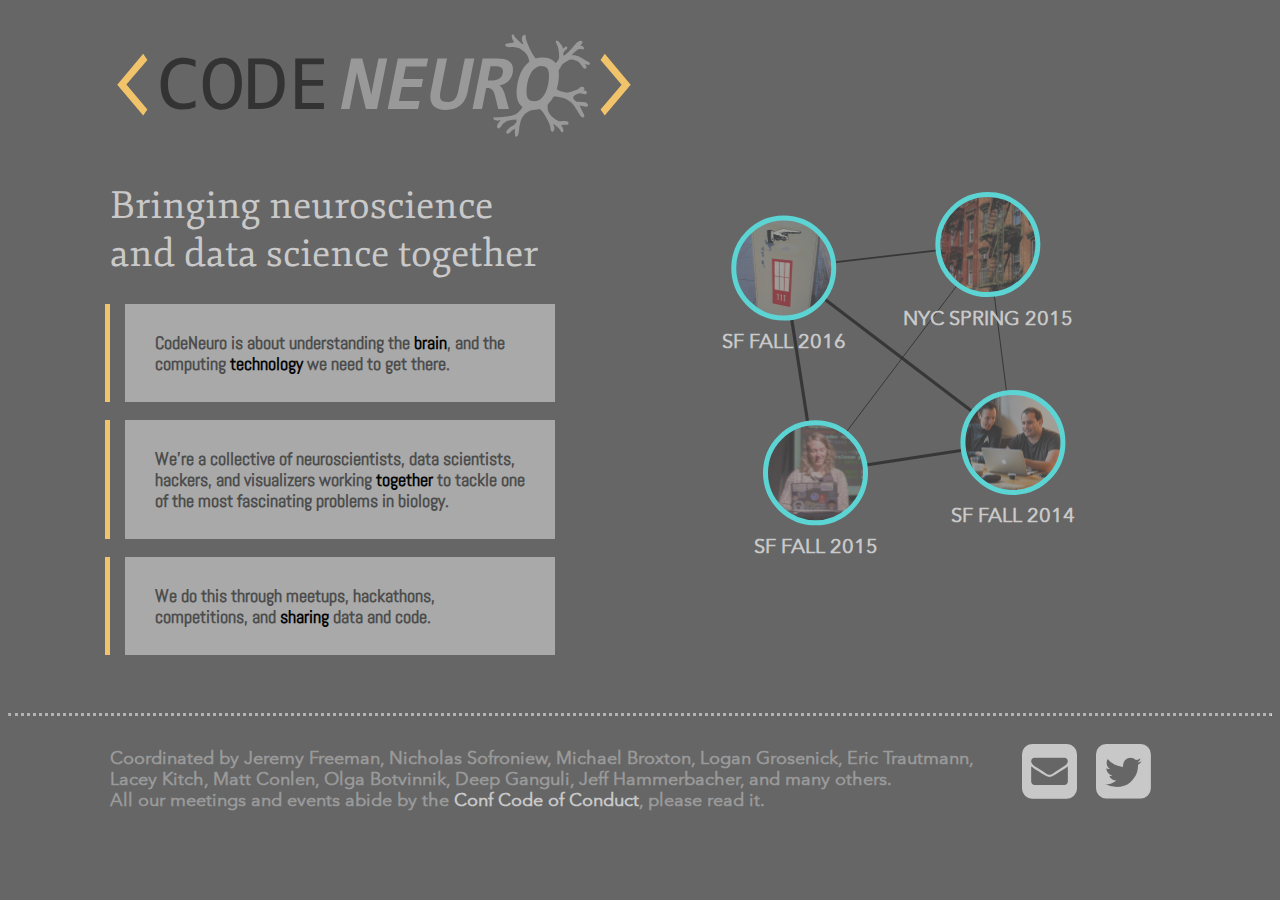
<file: index.html>
<!DOCTYPE html>
<head>
  <meta charset="utf-8">
  <meta http-equiv="X-UA-Compatible" content="chrome=1">
  <meta name="description" content="CodeNeuro is bringing neuroscientists, data scientists, hackers, and visualizers together to help understand the brain.">
  <title>CodeNeuro</title>
  <link rel="stylesheet" href="css/shelves.css">
  <link rel="stylesheet" href="css/landing-styles.css">
  <link href='http://fonts.googleapis.com/css?family=Source+Sans+Pro' rel='stylesheet' type='text/css'>
  <link href='http://fonts.googleapis.com/css?family=Fjord+One' rel='stylesheet' type='text/css'>
  <link href='http://fonts.googleapis.com/css?family=Abel' rel='stylesheet' type='text/css'>
  <link href="http://maxcdn.bootstrapcdn.com/font-awesome/4.1.0/css/font-awesome.min.css" rel="stylesheet">
  <script src="https://ajax.googleapis.com/ajax/libs/jquery/1.7.1/jquery.min.js"></script>
  <script src="js/d3.v3.min.js"></script>
  <link rel="icon" sizes="16x16 32x32" href="favicon.ico?v=2">
  <meta name="viewport" content="width=device-width, initial-scale=1">
</head>
<html>
<body>

  <div class="row">

    <div class="column-7 suffix-5">
      <img style="width: 600px; margin-bottom: -10px" src="svg/logolanding.svg">
    </div>

  </div>

  <div class="row" style="padding-bottom: 50px">

    <div class="column-5 suffix-1">
      <h1>Bringing neuroscience and data science together</h1>

      <div class='row visible-mobile'>
        <hr>
        <h1>Events</h1>
        <h4><a class='event'href='http://codeneuro.org/2014/SF'>SF 2014</a></h4>
        <h4><a class='event'href='http://codeneuro.org/2015/NYC'>NYC 2015</a></h4>
        <h4><a class='event'href='http://codeneuro.org/2015/SF'>SF 2015</a></h4>
        <h4><a class='event'href='http://codeneuro.org/2016/SF'>SF 2016</a></h4>
        <hr style='margin-top: 40px'>
        <br>
        <br>
      </div>

      <div class="text-box">
        <p>CodeNeuro is about understanding the <span class="highlight">brain</span>, and the computing <span class="highlight">technology</span> we need to get there.</p>
      </div>

      <br>

      <div class="text-box">
        <p>We're a collective of neuroscientists, data scientists, hackers, and visualizers working <span class="highlight">together</span> to tackle one of the most fascinating problems in biology.</p>
      </div>

      <br>

      <div class="text-box">
        <p>We do this through meetups, hackathons, competitions, and <span class="highlight">sharing</span> data and code.</p>
      </div>

    </div>

    <div class="column-6">

      <div class="row visible-desktop">
        <div id="network" style="margin-top: -50px;">
        </div>
      </div>

    </div>
  
  </div>

    <hr style="border-top: dotted 3px; border-bottom: none; color: rgb(179,179,179)">

    <div>

      <div class="row">

        <div class="column-10">
          <h4>Coordinated by Jeremy Freeman, Nicholas Sofroniew, Michael Broxton, Logan Grosenick, Eric Trautmann, Lacey Kitch, Matt Conlen, Olga Botvinnik, Deep Ganguli, Jeff Hammerbacher, and many others. <br>All our meetings and events abide by the <a class='simplelink' href='http://confcodeofconduct.com/'>Conf Code of Conduct</a>, please read it.</h4>
        </div>

        <div class="column-2" style="text-align: right; margin-top: 15px">
          <span><a class="sociallink" href="mailto:info@codeneuro.org"><i id="icon" class="fa fa-envelope-square fa-4x"></i></a><a class="sociallink" href="https://twitter.com/CodeNeuro"><i id="icon" class="fa fa-twitter-square fa-4x"></i></a></span>
        </div>

      </div>

    </div>

  </div>

</body>
</html>

<script>

var width = 500,
    height = 500

var color = [d3.rgb(50,110,220), d3.rgb(155,75,220), d3.rgb(0,170,78)]

var svg = d3.select("#network").append("svg")
    .attr("width", width)
    .attr("height", height);


d3.json("network.json", function(json) {

  json.nodes = json.nodes.map(function(d) { 
    d.x = width / 2
    d.y = height / 2
    return d
  })

  var force = d3.layout.force()
    .size([width, height])
    .linkDistance(250)
    .charge(0.01)
    .gravity(0.1)
    .nodes(json.nodes)
    .links(json.links)
    .start();

  var link = svg.selectAll(".link")
      .data(json.links)
    .enter().append("line")
      .attr("class", "link")
      .style("stroke", "rgb(50,50,50)")
      .style("stroke-opacity", 0.9)
      .style("stroke-width", function(d) { return Math.sqrt(d.value); });

  var node = svg.selectAll(".node")
      .data(json.nodes)
    .enter().append("g")
      .attr("class", "node")
      .call(force.drag);

  node.append("image")
      .attr("xlink:href", function(d) { return "png/network/" + d.name + ".png"; })
      .attr("x", -50)
      .attr("y", -50)
      .attr("width", 100)
      .attr("height", 100);
    
  node.append("a")
    .attr("xlink:href", function(d){return d.url;})
      .append("circle")
      .attr("class", "node")
      .attr("r", 50)
      .style("fill", "rgb(100,100,100)" )
      .style("fill-opacity", 0.6)
      .style("stroke", "#5DD4D4")
      .style("stroke-width", 5)
      .call(force.drag)
      .on("mouseover", mover)
      .on("mouseout", mout)


  function mover(d) {
    d3.select(this).transition().style("fill", "#5DD4D4")
  }

  function mout(d) {
    d3.select(this).transition().style("fill", "rgb(100,100,100)")
  }

  function mout2(d) {
    d3.select(this).transition().style("fill", "rgb(201,201,201)")
  }

  node.append("a")
  .attr("xlink:href", function(d){return d.url;})
  .append("text")
    .text(function(d) { return d.name; })
    .attr("class", "location")
    .style("fill", "rgb(201,201,201)")
    .style("font-size", 20)
    .attr("text-anchor", "middle")
    .attr("y", 80)
    .attr("x", 0)
    .on("mouseover", mover)
    .on("mouseout", mout2)

  
  node.transition()
    .duration(750)
    .delay(function(d, i) { return i * 5; })


  force.on("tick", function() {
    link.attr("x1", function(d) { return d.source.x; })
        .attr("y1", function(d) { return d.source.y; })
        .attr("x2", function(d) { return d.target.x; })
        .attr("y2", function(d) { return d.target.y; });

    node.attr("transform", function(d) { return "translate(" + d.x + "," + d.y + ")"; });
  });
});

</script>
</file>
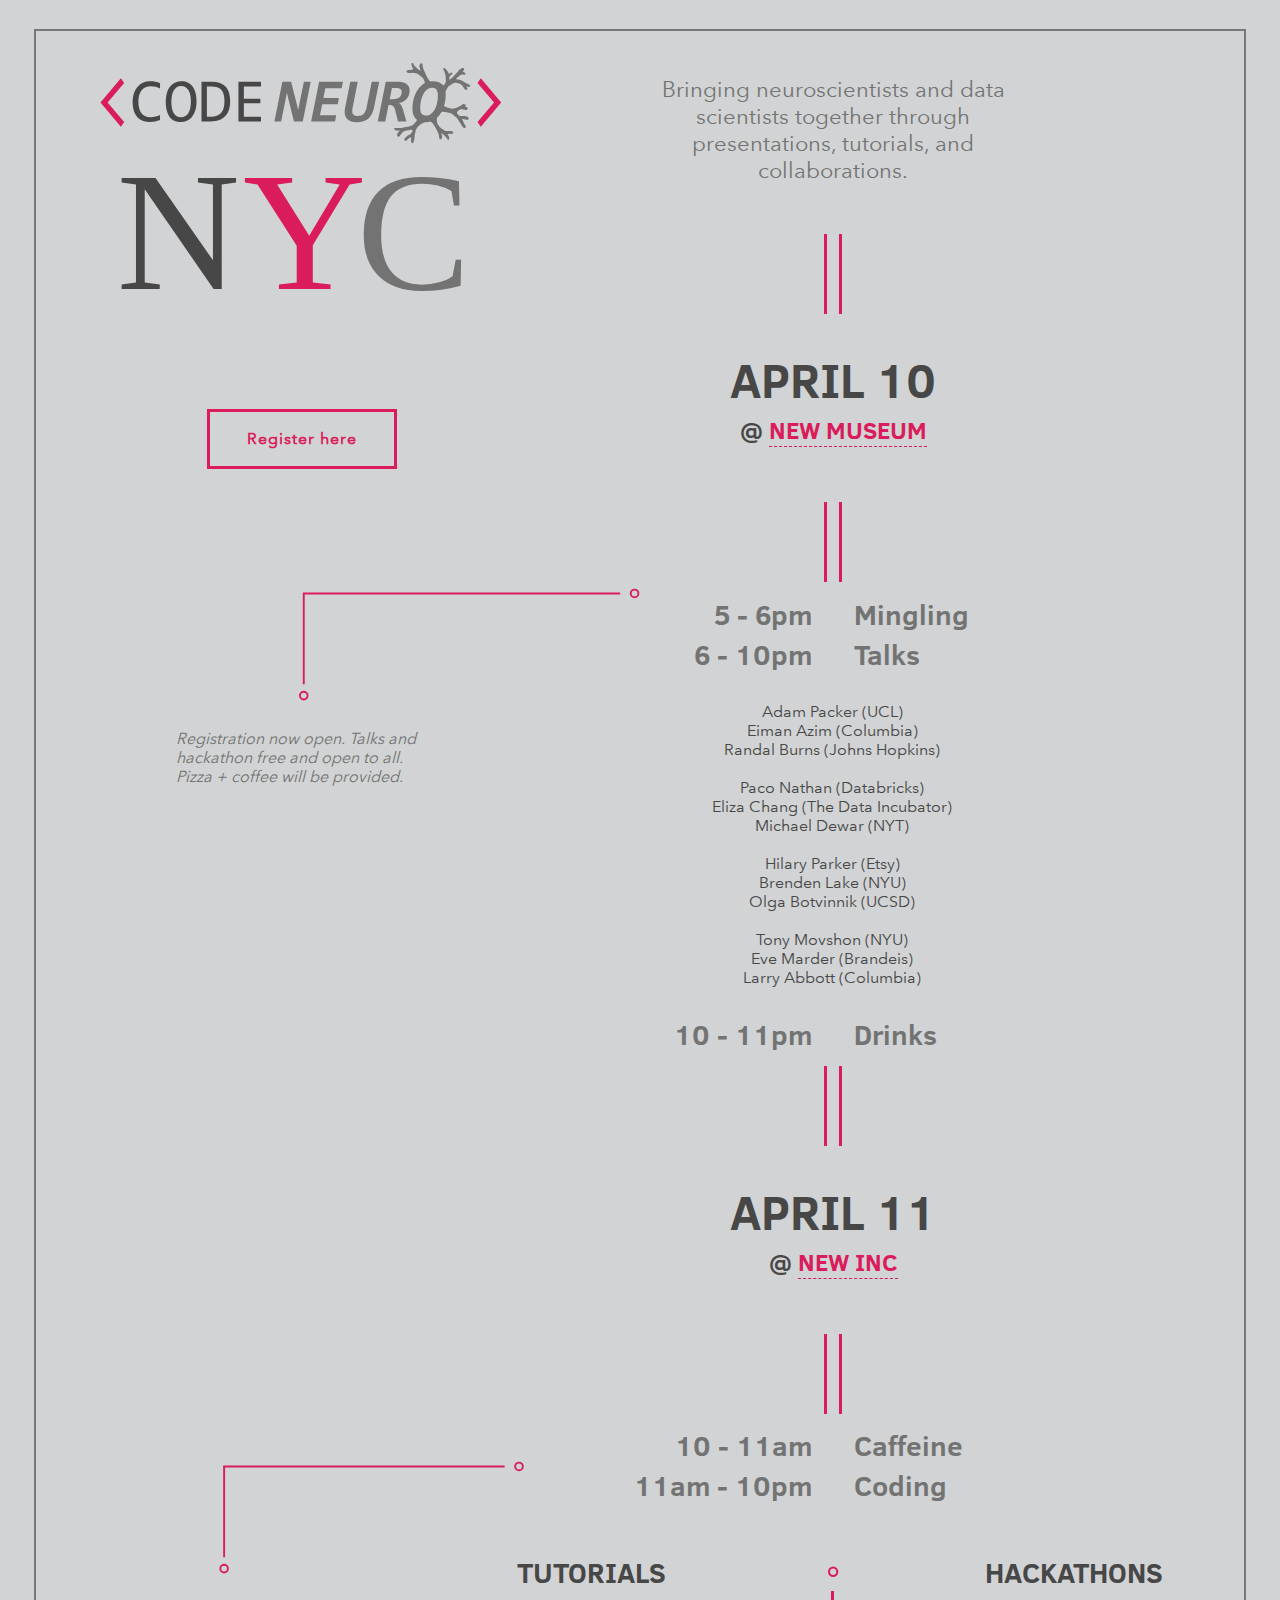
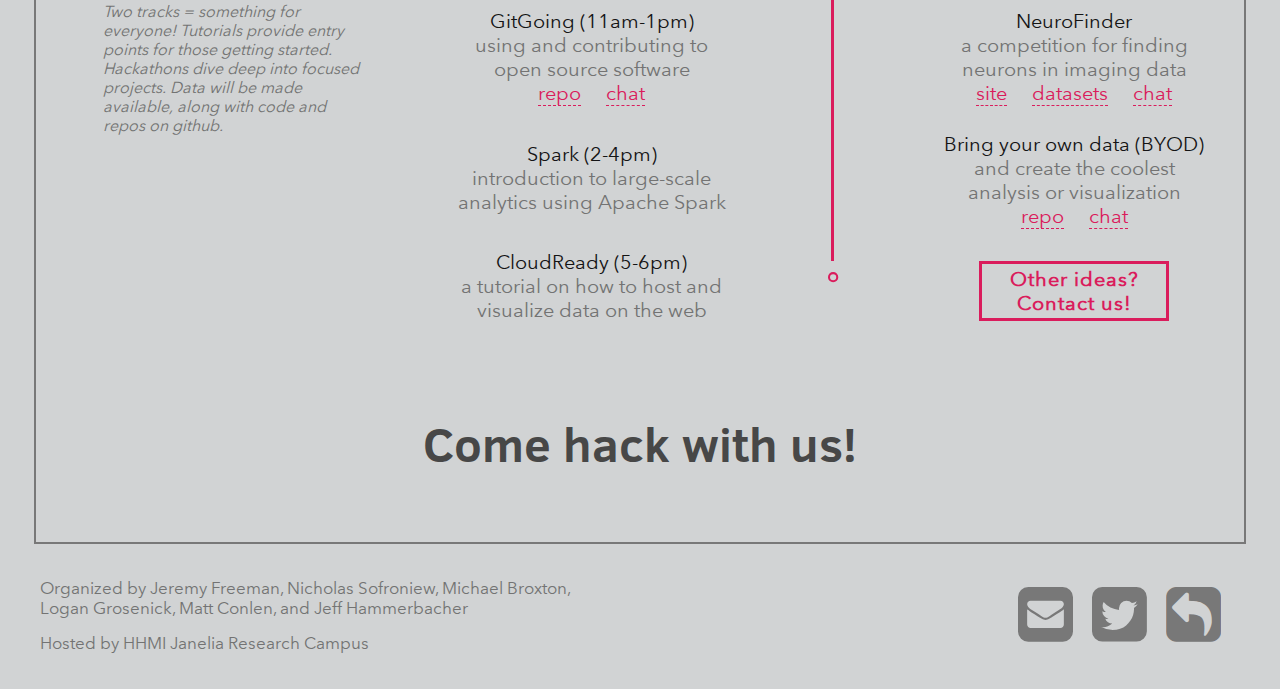
<file: 2015/NYC/index.html>
<!DOCTYPE html>
<head>
  <meta charset="utf-8">
  <meta http-equiv="X-UA-Compatible" content="chrome=1">
  <meta name="description" content="CodeNeuro is bringing neuroscientists, data scientists, hackers, and visualizers together to help understand the brain.">
  <title>CodeNeuro</title>
  <link rel="stylesheet" href="../../css/nyc-2015-styles.css">
  <link rel="stylesheet" href="../../css/shelves.css">
  <link href='http://fonts.googleapis.com/css?family=Oswald:400,700,300' rel='stylesheet' type='text/css'>
  <link href='http://fonts.googleapis.com/css?family=Abel' rel='stylesheet' type='text/css'>
  <link href="http://fonts.googleapis.com/css?family=Lato:100,300,400,700,900,100italic,300italic,400italic,700italic,900italic" rel="stylesheet" type="text/css">
  <link href="http://maxcdn.bootstrapcdn.com/font-awesome/4.1.0/css/font-awesome.min.css" rel="stylesheet">
  <script src="https://ajax.googleapis.com/ajax/libs/jquery/1.7.1/jquery.min.js"></script>
  <meta name="viewport" content="width=device-width, initial-scale=1">
  <link rel="icon" sizes="16x16 32x32" href="../../favicon.ico?v=2">
</head>

<html>

<body>

  <div class="frame">

    <div class="container">

      <div class="row">

        <!-- logo and side bar -->
        <div class="column-5">
            <img id="logo" style="width: 500px" src="../../svg/logonyc.svg">

            <a href="https://www.eventbrite.com/e/codeneuro-nyc-tickets-16109162940"><button class="btn" style="margin-top: 90px">Register here</button></a>

            <div class="row visible-desktop">
              <div class="prefix-1 column-4" style="margin-top:95px">
                <img id="logo" style="max-width: 500px !important; width: 500px; margin-bottom: -60px; margin-left: 90px" src="../../svg/corner-1.svg">
              </div>
            </div>

            <div class="row">
              <div class="prefix-1 column-3 suffix-1" style="margin-top:50px; margin-left:65px">
                <div class="info">
                  <p>Registration now open. Talks and hackathon free and open to all. <br>Pizza + coffee will be provided.</p>
                </div>
              </div>
            </div>
        
        </div>


        <!-- schedule -->
        <div class="column-6 suffix-1" style="rgb(100,100,100)">
          
          <div class="row">
            <h4 style="font-size: 22px; padding-left: 75px; padding-right: 75px">Bringing neuroscientists and data scientists together through presentations, tutorials, and collaborations.</h4>
            <div class="vert-double-lines" style="margin-top: 50px"></div>
            <div>
              <h1>APRIL 10</h1>
              <h6>@ <a href="http://www.newmuseum.org/spacerental" target="_blank" style="target-new: tab;">NEW MUSEUM</a></h6>
            </div>
            <div class="vert-double-lines"></div>
          </div>

          <div class="row">

            <div class="column-3">
              <div style="text-align: right; margin-right: 10px">
                <h2>5 - 6pm</h2>
                <h2>6 - 10pm</h2>
              </div>
            </div>

            <div class="column-3" style="text-align: left">
              <div style="text-align: left; margin-left: 10px">
                <h2>Mingling</h2>
                <h2>Talks</h2>
              </div>
            </div>

          </div>

          <div class="row">
            <div class="prefix-1 column-5">
              <p style="color: rgb(71,71,71)">Adam&nbsp;Packer&nbsp;(UCL)<br>
                Eiman&nbsp;Azim&nbsp;(Columbia)<br>
                Randal&nbsp;Burns&nbsp;(Johns&nbsp;Hopkins)<br><br>
                Paco&nbsp;Nathan&nbsp;(Databricks)<br>
                Eliza&nbsp;Chang&nbsp;(The Data Incubator)<br>
                Michael&nbsp;Dewar&nbsp;(NYT)<br><br>
                Hilary&nbsp;Parker&nbsp;(Etsy)<br>
                Brenden&nbsp;Lake&nbsp;(NYU)<br>
                Olga&nbsp;Botvinnik&nbsp;(UCSD)<br><br>
                Tony&nbsp;Movshon&nbsp;(NYU)<br>
                Eve&nbsp;Marder&nbsp;(Brandeis)<br> 
                Larry&nbsp;Abbott&nbsp;(Columbia)</p>
            </div>
          </div>

          <div class="row">

            <div class="column-3">
              <div style="text-align: right; margin-right: 10px">
                <h2>10 - 11pm</h2>
              </div>
            </div>

            <div class="column-3" style="text-align: left">
              <div style="text-align: left; margin-left: 10px">
                <h2>Drinks</h2>
              </div>
            </div>

          </div>

          <div class="row">
            <div class="vert-double-lines"></div>
            <div>
              <h1>APRIL 11</h1>
              <h6>@ <a href="http://www.newinc.org/" target="_blank" style="target-new: tab;">NEW INC</a></h6>
            </div>
            <div class="vert-double-lines"></div>
          </div>

          <div class="row">

            <div class="column-3">
              <div style="text-align: right; margin-right: 10px">
                <h2>10 - 11am</h2>
                <h2>11am - 10pm</h2>
              </div>
            </div>

            <div class="column-3">
              <div style="text-align: left; margin-left: 10px">
                <h2>Caffeine</h2>
                <h2>Coding</h2>
              </div>
            </div>

          </div>

        </div>

      </div>


      <div class="row">

        <div class="column-4">

          <div class="row visible-desktop">
              <div class="prefix-1 column-3 suffix-1" style="margin-top:-80px">
                <img id="logo" style="max-width: 500px !important; width: 500px; margin-bottom: -60px; margin-left: 90px" src="../../svg/corner-2.svg">
              </div>
            </div>

            <div class="row">
              <div class="prefix-1 column-3 suffix-1" style="margin-top:50px">
                <div class="info">
                  <p>Two tracks = something for everyone! Tutorials provide entry points for those getting started. Hackathons dive deep into focused projects. Data will be made available, along with code and repos on github.</p>
                </div>
              </div>
            </div>

        </div>

        <div class="column-8">
          <br>
          <div class="row">
          
            <div class="column-3">
              <div class="tutorials">
                <h3>TUTORIALS</h3>
                
                <h4 class="tutorial"><span class="highlight">GitGoing (11am-1pm)</span><br>using and contributing to open source software<br>
                  <span><a href="https://github.com/CodeNeuro/gitgoing">repo</a></span>
                  &nbsp;&nbsp;&nbsp;
                  <span><a href="https://gitter.im/CodeNeuro/gitgoing">chat</a></span><h4>
                <h4 class="tutorial"><span class="highlight">Spark (2-4pm)</span><br>introduction to large-scale analytics using Apache Spark<h4>
                <h4 class="tutorial"><span class="highlight">CloudReady (5-6pm)</span><br>a tutorial on how to host and visualize data on the web<h4>
              </div>
            </div>

            <div class="column-2">
              <br>
              <img style="width: 35px;" src="../../svg/circle.svg">
              <div class="vert-line"></div>
              <img style="width: 35px;" src="../../svg/circle.svg">
            </div>

            <div class="column-3">
              <div class="hackathons">
                <h3>HACKATHONS</h3>

                <h4><span class="highlight">NeuroFinder</span><br>a competition for finding neurons in imaging data<br>
                <span><a href="../../neurofinder/">site</a>
                  &nbsp;&nbsp;&nbsp;
                  <a href="http://datasets.codeneuro.org">datasets</a></span>
                  &nbsp;&nbsp;&nbsp;
                  <span><a href="https://gitter.im/CodeNeuro/neurofinder">chat</a></span><h4>
                <h4><span class="highlight">Bring your own data (BYOD)</span><br>and create the coolest<br>analysis or visualization<br>
                <span><a href="https://github.com/CodeNeuro/byod">repo</a></span>
                &nbsp;&nbsp;&nbsp;
                <span><a href="https://gitter.im/CodeNeuro/byod">chat</a></span><h4>

                <a href="mailto:info@codeneuro.org"><button class="btn" style="margin-top:7px">Other ideas?<br>Contact us!</button></a>
              </div>

            </div>

          </div>
        
        </div>

      </div>

    <br>
    <h1>Come hack with us!</h1>
    <br>
    </div>

  </div>

  <div class="row">

    <div class="column-8">
      <div class="organizers">
        <h5>Organized by Jeremy Freeman, Nicholas Sofroniew, Michael Broxton,<br>Logan Grosenick, Matt Conlen, and Jeff Hammerbacher</h5>
        <h5 style="margin-top: -14px">Hosted by HHMI Janelia Research Campus</h5>
      </div>
    </div>
    
    <div class="column-4">
      <div class="icons" style="margin-top: 12px">
        <span><a class="sociallink" href="mailto:info@codeneuro.org"><i id="icon" class="fa fa-envelope-square fa-4x"></i></a><a class="sociallink" href="https://twitter.com/CodeNeuro"><i id="icon" class="fa fa-twitter-square fa-4x"></i></a><a class="sociallink" href="http://codeneuro.org"><i id="icon" class="fa fa-share-square fa-flip-horizontal fa-4x"></i></a></span>
      </div>
    </div>
  
  </div>

  

</body>
</html>

<script src="../../js/slider.js"></script>
</file>
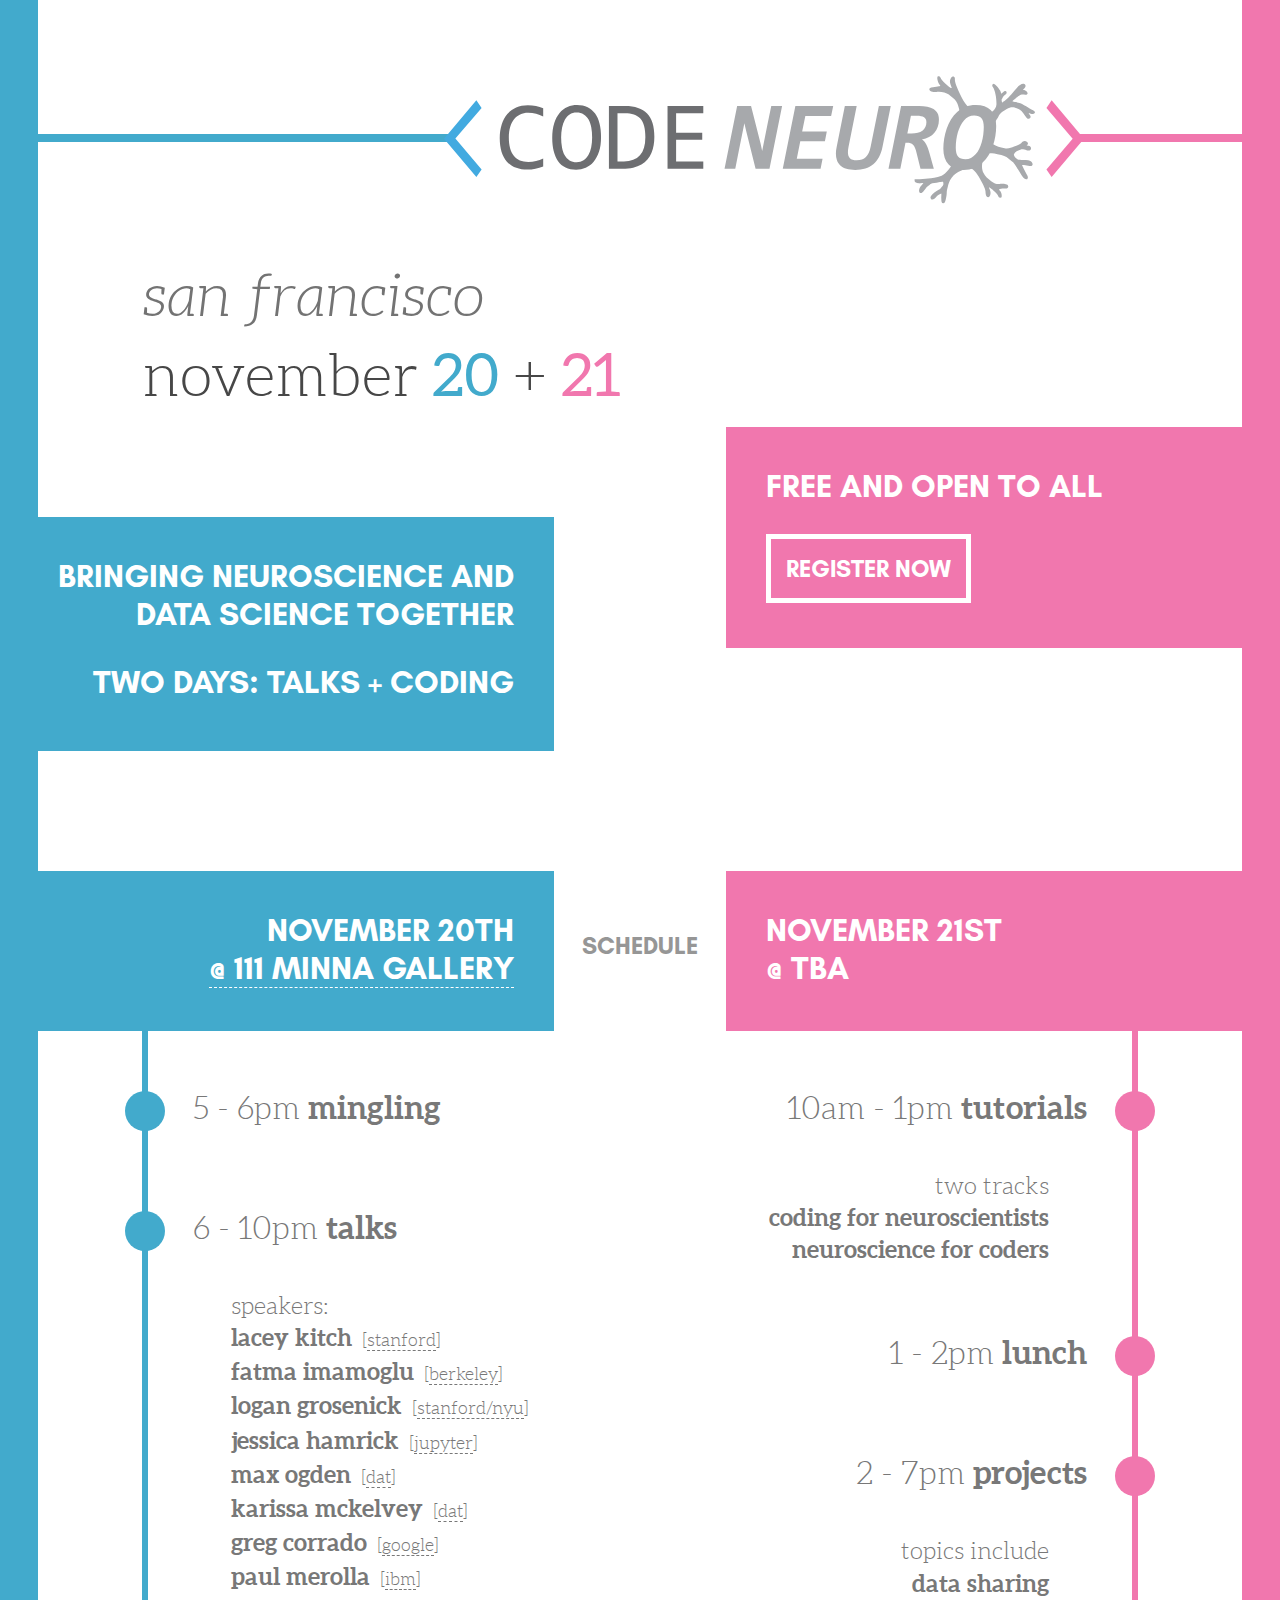
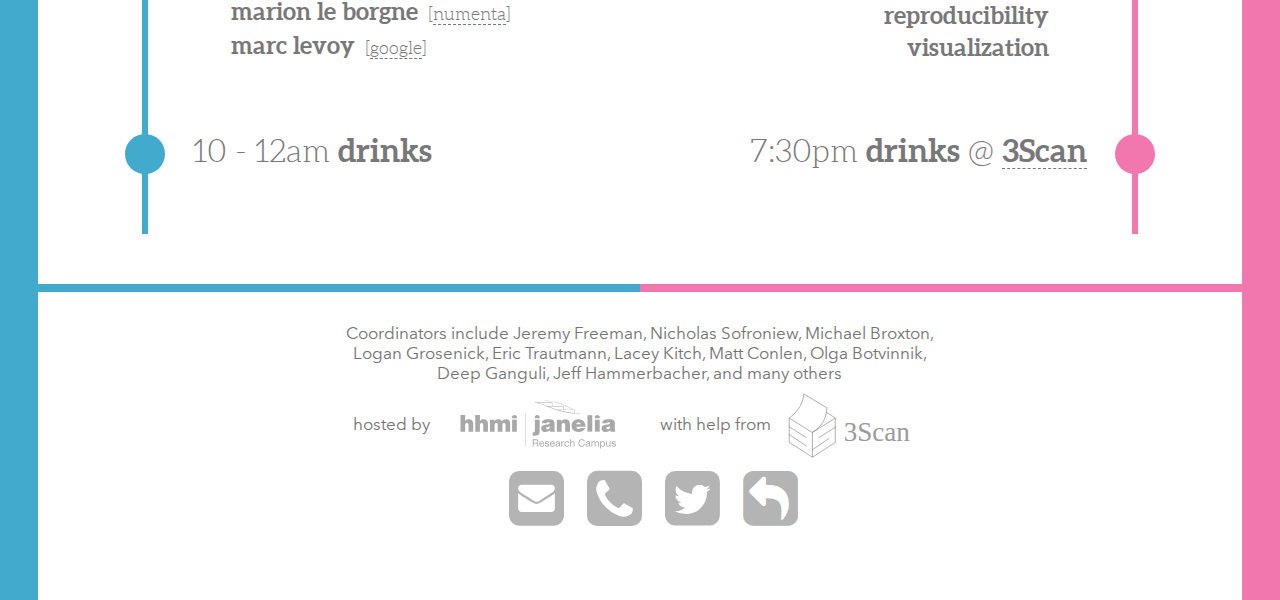
<file: 2015/SF/index.html>
<!DOCTYPE html>
<head>
  <meta charset="utf-8">
  <meta http-equiv="X-UA-Compatible" content="chrome=1">
  <meta name="description" content="CodeNeuro is bringing neuroscientists, data scientists, hackers, and visualizers together to help understand the brain.">
  <title>CodeNeuro</title>
  <link rel="stylesheet" href="../../css/sf-2015-styles.css">
  <link href="http://maxcdn.bootstrapcdn.com/font-awesome/4.1.0/css/font-awesome.min.css" rel="stylesheet">
   <link rel="stylesheet" href="../../css/shelves.css">
  <meta name="viewport" content="width=device-width, initial-scale=1">
  <link rel="icon" sizes="16x16 32x32" href="../../favicon.ico?v=2">
</head>
<html>
<body>

  <div class='left hidden-mobile hidden-tablet'>
  </div>

  <div class='right hidden-mobile hidden-tablet'>
  </div>

  <div id='top' style='margin-top: 50px'>
    <span class='left-line hidden-mobile hidden-tablet'></span>
    <a style='border: none' href='http://codeneuro.org'><img id="logo" class='logo' src="../../svg/logo-pink-blue.svg"></a>
    <span class='right-line hidden-mobile hidden-tablet'></span>
  </div>

  <div class="row" style='margin-bottom: 0px'>
    <div id='header' class='column-8 prefix-1'>
    <h2>san francisco</h2>
    <h1>november <span class='blue callout'>20</span> + <span class='pink callout'>21</span></h1>
    </div>
  </div>

  <div class='left-box'>
  <p class='info'>bringing neuroscience and data science together</p>
  <p class='info'>two days: talks + coding</p>
  </div>

  <div class='right-box'>
  <p class='info'>free and open to all</p>
  <br>
  <a href='https://www.eventbrite.com/e/codeneuro-sf-tickets-19344541043' style='margin-bottom: 40px' class='info btn'>register now</a>
  </div>

  <div style='clear: both'>
  <div class='left-box small-box'>
  <p class='info'>november 20th<br><a class='location' href='https://www.google.com/maps/place/111+Minna+Gallery/@37.7873222,-122.4016011,17z/data=!3m1!4b1!4m2!3m1!1s0x8085807d3194cce1:0xb55875af8c0ca88b'>@ 111 minna gallery</a></p>
  </div>
  <div style="position: absolute; left:0; right:0; margin-top: 180px; text-align: center; pointer-events: none">
  <p id='schedule' class='hidden-mobile hidden-tablet' style="font-family: GlacialIndifferenceBold; font-weight: 600; text-transform: uppercase; font-size: 24px; color: rgb(150,150,150)">schedule</p>
  </div>
  <div class='right-box small-box'>
  <p class='info'>november 21st<br>@ tba</p>
  </div>
  </div>

  <div class="row">

  <div class='column-5 prefix-1'>
    <div style='text-align: left; border-left: solid 6px rgb(66,170,204); padding-left: 30px; padding-top:20px; padding-bottom: 20px; clear: both'>
    <p class='slot slot-left'><span class='circle blue-bg'></span>  5 - 6pm <b>mingling</b></p>
    <p class='slot slot-left'><span class='circle blue-bg'></span>  6 - 10pm <b>talks</b></p>
    <p class='slot-sub slot-left-sub'>
    </span>speakers: <br>
    <b>lacey kitch</b><span class='project'>[<a class='project-link' href='https://www.linkedin.com/in/lacey-kitch-a6329b38'>stanford</a>]</span><br>
    <b>fatma imamoglu</b><span class='project'>[<a class='project-link' href='http://bids.berkeley.edu/people/fatma-imamoglu'>berkeley</a>]</span><br>
    <b>logan grosenick</b><span class='project'>[<a class='project-link' href='http://web.stanford.edu/~logang/'>stanford/nyu</a>]</span><br>
    <b>jessica hamrick</b><span class='project'>[<a class='project-link' href='http://www.jesshamrick.com/'>jupyter</a>]</span><br>
    <b>max ogden</b><span class='project'>[<a class='project-link' href='http://maxogden.com/'>dat</a>]</span><br>
    <b>karissa mckelvey</b><span class='project'>[<a class='project-link' href='http://karissa.github.io/'>dat</a>]</span><br>
    <b>greg corrado</b><span class='project'>[<a class='project-link' href='http://research.google.com/pubs/GregCorrado.html'>google</a>]</span><br>
    <b>paul merolla</b><span class='project'>[<a class='project-link' href='http://paulmerolla.com/'>ibm</a>]</span><br>
    <b>marion le borgne</b><span class='project'>[<a class='project-link' href='http://ebrain.io/'>numenta</a>]</span><br>
    <b>marc levoy</b><span class='project'>[<a class='project-link' href='http://research.google.com/pubs/MarcLevoy.html'>google</a>]</span></p>
    <p class='slot slot-left'><span class='circle blue-bg'></span>  10 - 12am <b>drinks</b></p>
    </div>
  </div>

  <div class='column-5'>
    <div style='text-align: right; border-right: solid 6px rgb(241,119,174); padding-right: 30px; padding-top:20px; padding-bottom: 20px'>
    <p class='slot slot-right'>10am - 1pm <b>tutorials</b>  <span class='circle pink-bg'></span></p>
    <p class='slot-sub slot-right-sub'></span>two tracks<br><b>coding for neuroscientists</b><br><b>neuroscience for coders</b><br></p>
    <p class='slot slot-right'>1 - 2pm <b>lunch</b>  <span class='circle pink-bg'></span></p>
    <p class='slot slot-right'>2 - 7pm <b>projects</b>  <span class='circle pink-bg'></span></p>
    <p class='slot-sub slot-right-sub'></span>topics include<br><b>data sharing</b><br><b>reproducibility</b><br><b>visualization</b></p>
    <p class='slot slot-right'>7:30pm <b>drinks</b> @ <b><a class='host' href='http://www.3scan.com/'>3Scan</a></b>  <span class='circle pink-bg'></span></p>
    </div>
  </div>

  </div>

  <div style='margin-top: 50px'>
    <span class='left-line-full'></span>
    <span class='right-line-full'></span>
  </div>

  <div class="row">

    <div class="column-6 prefix-3" style='margin-top: 8px'>
      <div class="organizers">
        <h4 style='font-size: 17px'>Coordinators include Jeremy Freeman, Nicholas Sofroniew, Michael Broxton, Logan Grosenick, Eric Trautmann, Lacey Kitch, Matt Conlen, Olga Botvinnik, Deep Ganguli, Jeff Hammerbacher, and many others</h4>
      </div>
    </div>
    <div class="row">
        <div class="column-8 prefix-2" style='text-align: center;'>
          <h5 style="margin-top: -20px; margin-bottom: 0px; text-align: center;">hosted by<a href='http://janelia.org'><img id="janelia-logo" src="../../svg/janelia-logo-light.svg"></a><span id='logo-break'><br></span>with help from<a href='http://3scan.org'><img style="width: 150px; margin-top: 0px; margin-bottom: 0px; margin-left: 5px; vertical-align: middle; max-width: none" src="../../svg/3scan-logo.svg"></a></h5>
        </div>
    </div>
    <div class='column-6 prefix-3'>
      <div class="icons">
        <span>
        <a class="sociallink sociallink-blue" href="mailto:info@codeneuro.org"><i id="icon" class="fa fa-envelope-square fa-4x"></i></a>
        <a class="sociallink sociallink-blue" href="https://gitter.im/CodeNeuro/discussion"><i id="icon" class="fa fa-phone-square fa-4x"></i></a>
        <a class="sociallink" href="https://twitter.com/CodeNeuro"><i id="icon" class="fa fa-twitter-square fa-4x"></i></a>
        <a class="sociallink" href="http://codeneuro.org"><i id="icon" class="fa fa-share-square fa-flip-horizontal fa-4x"></i></a></span>
      </div>
    </div>
  
  </div>

</body>
</html>
</file>
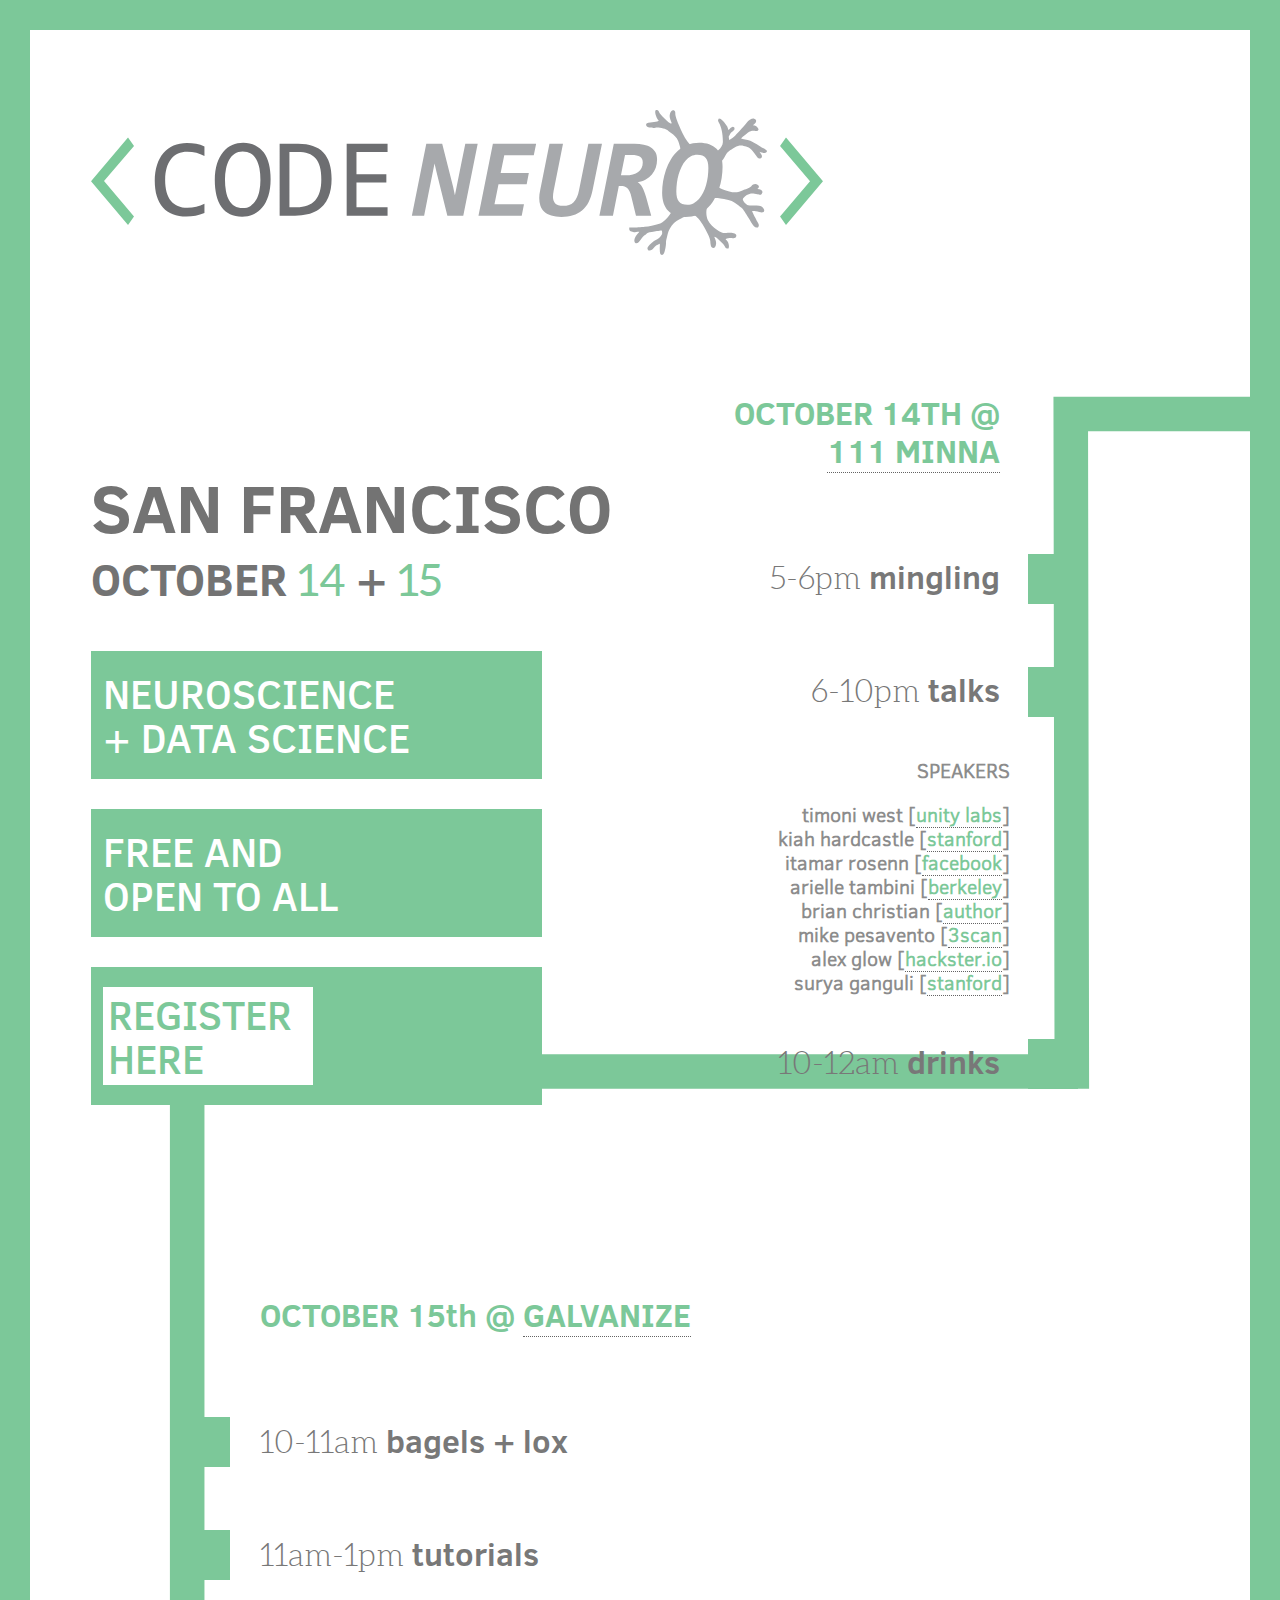
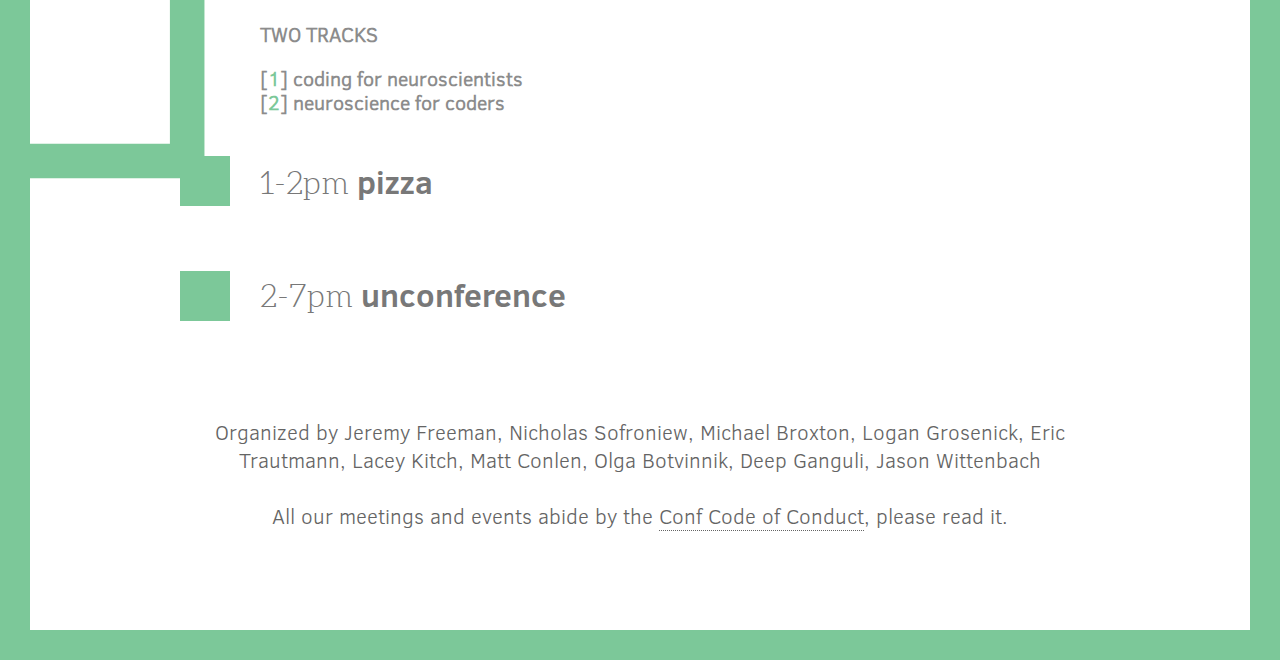
<file: 2016/SF/index.html>
<!DOCTYPE html>
<head>
  <meta charset="utf-8">
  <meta http-equiv="X-UA-Compatible" content="chrome=1">
  <meta name="description" content="CodeNeuro is bringing neuroscientists, data scientists, hackers, and visualizers together to help understand the brain.">
  <title>CodeNeuro</title>
  <link rel="stylesheet" href="../../css/sf-2016-styles.css">
  <link href="http://maxcdn.bootstrapcdn.com/font-awesome/4.1.0/css/font-awesome.min.css" rel="stylesheet">
   <link rel="stylesheet" href="../../css/shelves.css">
  <meta name="viewport" content="width=device-width, initial-scale=1">
  <link rel="icon" sizes="16x16 32x32" href="../../favicon.ico?v=2">
</head>
<html>
<body>

  <div id='top' style='margin-top: 50px'>
    <a style='border-bottom: none' href='http://codeneuro.org'><img id="logo" class='logo' src="../../svg/logo-green.svg"></a>
  </div>

  <div id='path-container'>
    <img id='path' src='../../svg/path.svg'></img>
  </div>
   

  <div style='margin-bottom: 0px'>
    
    <div id='header'>

      <h1 class='top-info'>SAN FRANCISCO</h2>
      <h2 class='top-info'>OCTOBER <span class='green callout'>14</span> + <span class='green callout'>15</span></h1>
      <br>
      <div class='side-box'>
        <h1 class='side-text'>NEUROSCIENCE<br>+ DATA SCIENCE</h1>
      </div>
      <div class='side-box'>
        <h1 class='side-text'>FREE AND<br>OPEN TO ALL</h1>
      </div>
      <div class='side-box'>
        <a href='https://www.eventbrite.com/e/codeneuro-sf-tickets-28159615167'><h1 class='side-text side-text-registration'>REGISTER<br>HERE</h1></a>
      </div>
    </div>
  
    <div id='right'>


      <h1 class='slot right-slot location green'>OCTOBER 14TH @ <a href='http://www.111minnagallery.com/' class='location-link'>111 MINNA</a></h1>
      <h1 class='slot right-slot'>5-6pm <span class='emph'>mingling</span><span class='right-bubble'></span></h1>
      <h1 class='slot right-slot'>6-10pm <span class='emph'>talks</span><span class='right-bubble'></span></h1>
      <h3 class='inline inline-right'>SPEAKERS</h3>
      <h3 class='inline inline-right'>
      timoni west [<span class='bracket'><a href='http://timoni.org/'>unity labs</a></span>]
      <br>kiah hardcastle [<span class='bracket'><a href='http://giocomolab.weebly.com/'>stanford</a></span>]
      <br>itamar rosenn [<span class='bracket'><a href='https://www.linkedin.com/in/itamar-rosenn-44b0278'>facebook</a></span>]
      <br>arielle tambini [<span class='bracket'><a href='http://despolab.berkeley.edu/main/people-fellow'>berkeley</a></span>]
      <br>brian christian [<span class='bracket'><a href='http://algorithmstoliveby.com/'>author</a></span>]
      <br>mike pesavento [<span class='bracket'><a href='http://www.3scan.com/'>3scan</a></span>]
      <br>alex glow [<span class='bracket'><a href='https://www.hackster.io/'>hackster.io</a></span>]
      <br>surya ganguli [<span class='bracket'><a href='https://ganguli-gang.stanford.edu/'>stanford</a></span>]
      </h3>
      <h1 class='slot right-slot'>10-12am <span class='emph'>drinks</span><span class='right-bubble'></span></h1>
    </div>

  </div>

  <div id='break'>

    <div id='left'>
      <h1 class='slot left-slot location green'>OCTOBER 15th @ <a href='http://www.galvanize.com/campuses/san-francisco-soma/'>GALVANIZE</a></h1>
      <span class='left-bubble'></span>
      <h1 class='slot left-slot'>10-11am <span class='emph'>bagels + lox</span></h1>
      <span class='left-bubble'></span>
      <h1 class='slot left-slot'>11am-1pm <span class='emph'>tutorials</span></h1>
      <h3 class='inline'>TWO TRACKS</h3>
      <h3 class='inline'>[<span class='bracket'>1</span>] coding for neuroscientists<br>[<span class='bracket'>2</span>] neuroscience for coders</h3>
      <span class='left-bubble'></span>
      <h1 class='slot left-slot'>1-2pm <span class='emph'>pizza</span></h1>
      <span class='left-bubble'></span>
      <h1 class='slot left-slot'>2-7pm <span class='emph'>unconference</span></h1>
    </div>

  </div>

  <div id='footer'>
  Organized by Jeremy Freeman, Nicholas Sofroniew, Michael Broxton, Logan Grosenick, Eric Trautmann, Lacey Kitch, Matt Conlen, Olga Botvinnik, Deep Ganguli, Jason Wittenbach
  <br><br>All our meetings and events abide by the <a class='simplelink' href='http://confcodeofconduct.com/'>Conf Code of Conduct</a>, please read it.</h4>
  </div>
  
</body>
</html>
</file>
<file: css/shelves.css>
/*
SHELVES
-------

The only responsive, fluid CSS grid with infinitely nestable columns.

Copyright (c) 2012, Pete Browne
*/
@media screen and (max-width: 400px) { @-ms-viewport { width: 320px; } }
img { max-width: 100%; height: auto; }
@media \0screen { img { width: auto; } }

.row { *zoom: 1; margin-right: auto; margin-left: auto; max-width: 1060px; padding-left: 20px; padding-right: 20px; }
.row:before, .row:after { display: table; content: " "; }
.row:after { clear: both; }
.row .row { margin-right: 0; margin-left: 0; max-width: none; padding-right: 0; padding-left: 0; }

.mobile-column-1, .mobile-column-2, .mobile-column-3 { display: block; float: left; min-height: 1px; position: relative; *margin-right: -1px; margin-left: 4.48113%; }

.row .mobile-column-1:first-child, .row .mobile-column-2:first-child, .row .mobile-column-3:first-child, .first-mobile-column { margin-left: 0; }

.mobile-column-1 { width: 21.63915%; }

.mobile-column-2 { width: 47.75943%; }

.mobile-column-3 { width: 73.87972%; }

@media screen and (min-width: 480px) { .tablet-column-1, .tablet-column-2, .tablet-column-3, .tablet-column-4, .tablet-column-5 { display: block; float: left; min-height: 1px; position: relative; *margin-right: -1px; margin-left: 2.83019%; }
  .row .tablet-column-1:first-child, .row .tablet-column-2:first-child, .row .tablet-column-3:first-child, .row .tablet-column-4:first-child, .row .tablet-column-5:first-child, .first-tablet-column { margin-left: 0; }
  .tablet-column-1 { width: 14.30818%; }
  .tablet-column-2 { width: 31.44654%; }
  .tablet-column-3 { width: 48.58491%; }
  .tablet-column-4 { width: 65.72327%; }
  .tablet-column-5 { width: 82.86164%; } }
@media screen and (min-width: 800px) { .column-1, .column-2, .column-3, .column-4, .column-5, .column-6, .column-7, .column-8, .column-9, .column-10, .column-11 { display: block; float: left; min-height: 1px; position: relative; *margin-right: -1px; margin-left: 1.88679%; }
  .row .column-1:first-child, .row .column-2:first-child, .row .column-3:first-child, .row .column-4:first-child, .row .column-5:first-child, .row .column-6:first-child, .row .column-7:first-child, .row .column-8:first-child, .row .column-9:first-child, .row .column-10:first-child, .row .column-11:first-child, .first-column { margin-left: 0; }
  .column-1 { width: 6.60377%; }
  .column-2 { width: 15.09434%; }
  .column-3 { width: 23.58491%; }
  .column-4 { width: 32.07547%; }
  .column-5 { width: 40.56604%; }
  .column-6 { width: 49.0566%; }
  .column-7 { width: 57.54717%; }
  .column-8 { width: 66.03774%; }
  .column-9 { width: 74.5283%; }
  .column-10 { width: 83.01887%; }
  .column-11 { width: 91.50943%; }
  .prefix-1 { padding-left: 8.49057%; }
  .prefix-2 { padding-left: 16.98113%; }
  .prefix-3 { padding-left: 25.4717%; }
  .prefix-4 { padding-left: 33.96226%; }
  .prefix-5 { padding-left: 42.45283%; }
  .prefix-6 { padding-left: 50.9434%; }
  .prefix-7 { padding-left: 59.43396%; }
  .prefix-8 { padding-left: 67.92453%; }
  .prefix-9 { padding-left: 76.41509%; }
  .prefix-10 { padding-left: 84.90566%; }
  .prefix-11 { padding-left: 93.39623%; }
  .suffix-1 { padding-right: 8.49057%; }
  .suffix-2 { padding-right: 16.98113%; }
  .suffix-3 { padding-right: 25.4717%; }
  .suffix-4 { padding-right: 33.96226%; }
  .suffix-5 { padding-right: 42.45283%; }
  .suffix-6 { padding-right: 50.9434%; }
  .suffix-7 { padding-right: 59.43396%; }
  .suffix-8 { padding-right: 67.92453%; }
  .suffix-9 { padding-right: 76.41509%; }
  .suffix-10 { padding-right: 84.90566%; }
  .suffix-11 { padding-right: 93.39623%; }
  .push-1 { left: 8.49057%; }
  .push-2 { left: 16.98113%; }
  .push-3 { left: 25.4717%; }
  .push-4 { left: 33.96226%; }
  .push-5 { left: 42.45283%; }
  .push-6 { left: 50.9434%; }
  .push-7 { left: 59.43396%; }
  .push-8 { left: 67.92453%; }
  .push-9 { left: 76.41509%; }
  .push-10 { left: 84.90566%; }
  .push-11 { left: 93.39623%; }
  .pull-1 { right: 8.49057%; }
  .pull-2 { right: 16.98113%; }
  .pull-3 { right: 25.4717%; }
  .pull-4 { right: 33.96226%; }
  .pull-5 { right: 42.45283%; }
  .pull-6 { right: 50.9434%; }
  .pull-7 { right: 59.43396%; }
  .pull-8 { right: 67.92453%; }
  .pull-9 { right: 76.41509%; }
  .pull-10 { right: 84.90566%; }
  .pull-11 { right: 93.39623%; }
  .column-11 .column-1, .column-11 .column-2, .column-11 .column-3, .column-11 .column-4, .column-11 .column-5, .column-11 .column-6, .column-11 .column-7, .column-11 .column-8, .column-11 .column-9, .column-11 .column-10 { margin-left: 2.06186%; }
  .column-11 .column-1 { width: 7.21649%; }
  .column-11 .column-2 { width: 16.49485%; }
  .column-11 .column-3 { width: 25.7732%; }
  .column-11 .column-4 { width: 35.05155%; }
  .column-11 .column-5 { width: 44.3299%; }
  .column-11 .column-6 { width: 53.60825%; }
  .column-11 .column-7 { width: 62.8866%; }
  .column-11 .column-8 { width: 72.16495%; }
  .column-11 .column-9 { width: 81.4433%; }
  .column-11 .column-10 { width: 90.72165%; }
  .column-10 .column-1, .column-10 .column-2, .column-10 .column-3, .column-10 .column-4, .column-10 .column-5, .column-10 .column-6, .column-10 .column-7, .column-10 .column-8, .column-10 .column-9 { margin-left: 2.27273%; }
  .column-10 .column-1 { width: 7.95455%; }
  .column-10 .column-2 { width: 18.18182%; }
  .column-10 .column-3 { width: 28.40909%; }
  .column-10 .column-4 { width: 38.63636%; }
  .column-10 .column-5 { width: 48.86364%; }
  .column-10 .column-6 { width: 59.09091%; }
  .column-10 .column-7 { width: 69.31818%; }
  .column-10 .column-8 { width: 79.54545%; }
  .column-10 .column-9 { width: 89.77273%; }
  .column-9 .column-1, .column-9 .column-2, .column-9 .column-3, .column-9 .column-4, .column-9 .column-5, .column-9 .column-6, .column-9 .column-7, .column-9 .column-8 { margin-left: 2.53165%; }
  .column-9 .column-1 { width: 8.86076%; }
  .column-9 .column-2 { width: 20.25316%; }
  .column-9 .column-3 { width: 31.64557%; }
  .column-9 .column-4 { width: 43.03797%; }
  .column-9 .column-5 { width: 54.43038%; }
  .column-9 .column-6 { width: 65.82278%; }
  .column-9 .column-7 { width: 77.21519%; }
  .column-9 .column-8 { width: 88.60759%; }
  .column-8 .column-1, .column-8 .column-2, .column-8 .column-3, .column-8 .column-4, .column-8 .column-5, .column-8 .column-6, .column-8 .column-7 { margin-left: 2.85714%; }
  .column-8 .column-1 { width: 10%; }
  .column-8 .column-2 { width: 22.85714%; }
  .column-8 .column-3 { width: 35.71429%; }
  .column-8 .column-4 { width: 48.57143%; }
  .column-8 .column-5 { width: 61.42857%; }
  .column-8 .column-6 { width: 74.28571%; }
  .column-8 .column-7 { width: 87.14286%; }
  .column-7 .column-1, .column-7 .column-2, .column-7 .column-3, .column-7 .column-4, .column-7 .column-5, .column-7 .column-6 { margin-left: 3.27869%; }
  .column-7 .column-1 { width: 11.47541%; }
  .column-7 .column-2 { width: 26.22951%; }
  .column-7 .column-3 { width: 40.98361%; }
  .column-7 .column-4 { width: 55.7377%; }
  .column-7 .column-5 { width: 70.4918%; }
  .column-7 .column-6 { width: 85.2459%; }
  .column-6 .column-1, .column-6 .column-2, .column-6 .column-3, .column-6 .column-4, .column-6 .column-5 { margin-left: 3.84615%; }
  .column-6 .column-1 { width: 13.46154%; }
  .column-6 .column-2 { width: 30.76923%; }
  .column-6 .column-3 { width: 48.07692%; }
  .column-6 .column-4 { width: 65.38462%; }
  .column-6 .column-5 { width: 82.69231%; }
  .column-5 .column-1, .column-5 .column-2, .column-5 .column-3, .column-5 .column-4 { margin-left: 4.65116%; }
  .column-5 .column-1 { width: 16.27907%; }
  .column-5 .column-2 { width: 37.2093%; }
  .column-5 .column-3 { width: 58.13953%; }
  .column-5 .column-4 { width: 79.06977%; }
  .column-4 .column-1, .column-4 .column-2, .column-4 .column-3 { margin-left: 5.88235%; }
  .column-4 .column-1 { width: 20.58824%; }
  .column-4 .column-2 { width: 47.05882%; }
  .column-4 .column-3 { width: 73.52941%; }
  .column-3 .column-1, .column-3 .column-2 { margin-left: 8%; }
  .column-3 .column-1 { width: 28%; }
  .column-3 .column-2 { width: 64%; }
  .column-2 .column-1 { margin-left: 12.5%; }
  .column-2 .column-1 { width: 43.75%; } }
.row .center-column { float: none; margin-left: auto !important; margin-right: auto; }

@media screen and (max-width: 479px) { .hidden-mobile, .visible-tablet, .visible-desktop { display: none !important; } }
@media screen and (min-width: 480px) and (max-width: 799px) { .visible-mobile, .hidden-tablet, .visible-desktop { display: none !important; } }
@media screen and (min-width: 800px) { .visible-mobile, .visible-tablet, .hidden-desktop { display: none !important; } }
</file>
<file: css/landing-styles.css>
@font-face {
  font-family: "AvenirNext";
  src: url("../fonts/e9167238-3b3f-4813-a04a-a384394eed42.eot?#iefix");
  src: url("../fonts/e9167238-3b3f-4813-a04a-a384394eed42.eot?#iefix") format("eot"), 
  		 url("../fonts/1e9892c0-6927-4412-9874-1b82801ba47a.woff") format("woff"), 
  		 url("../fonts/46cf1067-688d-4aab-b0f7-bd942af6efd8.ttf") format("truetype"), 
  		 url("../fonts/52a192b1-bea5-4b48-879f-107f009b666f.svg#52a192b1-bea5-4b48-879f-107f009b666f") format("svg"); }

@font-face {
	font-family: "Anke";
	src: url("fonts/Anke.tff") format("truetype");
}

body {
	background: rgb(102,102,102);
}

a {
		text-decoration: none;
	transition: all .20s; 
}

h1 {
	font-family: "Fjord One";
	font-size: 38px;
	color: rgb(201,201,201);
	font-weight: 100;
}

h4 {
	font-family: "AvenirNext";
	font-size: 18px;
	color: rgb(153,153,153);
}

p {
	font-family: "Abel";
	color: rgb(77,77,77);
	font-weight: 700;
	font-size: 18px;
	line-height: 21px;

}

.btn {
	border: none;
	font-family: inherit;
	font-size: inherit;
	color: inherit;
	background: none;
	cursor: pointer;
	padding: 25px 80px;
	letter-spacing: 1px;
	font-weight: 700;
	outline: none;
	-webkit-transition: all 0.3s;
	-moz-transition: all 0.3s;
	transition: all 0.3s;
}

.event {
	font-size: 28px;
	color: #F1C36A;
	border-bottom: 1px dashed #F1C36A;
}

.event:hover {
	border-bottom: 1px solid #F1C36A;
}

.btn:after {
	content: '';
	position: absolute;
	z-index: -1;
	-webkit-transition: all 0.3s;
	-moz-transition: all 0.3s;
	transition: all 0.3s;
}

.btn {
	font-family: "AvenirNext";
	color: #F1C36A;
	background: none;
	border: 3px solid #F1C36A;
	height: 60px;
	padding: 20px;
	margin-right: 20px;
	padding-top: 18px;
}

.btn:active {
	background: rgb(100,100,100);
	border: 3px solid #5DD4D4;
	color: #5DD4D4;
}

.btn:hover {
	background: rgb(130,130,130);
}

.latest {
	font-family: "Fjord One";
	font-size: 40px;
	padding-top: 2px;
	color: rgb(201,201,201);
}

.location {
	font-family: "AvenirNext";
	color: rgb(201,201,201);
	font-weight: 800;
	text-transform: uppercase;
}

.highlight {
	color: rgb(5,5,5);
}

.text-border {
	border-left: 6px solid #F1C36A;
	min-height: 100px;
	height: 100%;
}

.text-box:before { 
  content: " ";
  position: absolute;
  z-index: -1;
  top: 0px;
  left: -20px;
  right: 5px;
  bottom: 0px;
  border-left: 5px solid #F1C36A;
}

.text-box {
	font-size: 16px;
	position: relative;
	background: rgb(169,169,169);
	margin-left: 15px;
	margin-right: -15px;
	padding: 10px;
	padding-left: 30px;
	padding-right: 30px;
}

.sociallink {
  margin-right: 19px;
  border-bottom: none;
  color: rgb(200,200,200);
}

.sociallink:hover {
	color: rgb(80,80,80);
}

.sociallink:active {
	color: rgb(40,40,40);
}

.simplelink {
	color: rgb(200,200,200);
	cursor: pointer;
}

.simplelink:hover {
	color: rgb(30,30,30);
}

.simplelink:active {
	color: rgb(10,10,10);
}

@media screen and (max-width: 900px) {

	.btn {
		margin-bottom: 20px;
		display: block;
	}

}
</file>
<file: css/nyc-2015-styles.css>
@font-face {
  font-family: "ClearSans";
  src: url("../fonts/clearsans-1.00/EOT/ClearSans-Bold.eot") format("eot"), 
  		 url("../fonts/clearsans-1.00/WOFF/ClearSans-Bold.woff") format("woff"), 
  		 url("../fonts/clearsans-1.00/TTF/ClearSans-Bold.ttf") format("truetype"), 
  		 url("../fonts/clearsans-1.00/SVG/ClearSans-Bold.svg") format("svg"); }

@font-face {
  font-family: "AvenirNext";
  src: url("../fonts/e9167238-3b3f-4813-a04a-a384394eed42.eot?#iefix");
  src: url("../fonts/e9167238-3b3f-4813-a04a-a384394eed42.eot?#iefix") format("eot"), 
  		 url("../fonts/1e9892c0-6927-4412-9874-1b82801ba47a.woff") format("woff"), 
  		 url("../fonts/46cf1067-688d-4aab-b0f7-bd942af6efd8.ttf") format("truetype"), 
  		 url("../fonts/52a192b1-bea5-4b48-879f-107f009b666f.svg#52a192b1-bea5-4b48-879f-107f009b666f") format("svg"); }

body {
	background-color: #D1D3D4;
	font-family: "AvenirNext", sans-serif;
	font-weight: 500;
}

a {
	color: #DA1C5C;
	border-bottom: 1px dashed;
	text-decoration: none;
	transition: all .20s; 
}

a:hover {
	color: #8A123A;
}

h1 {
	font-family: "ClearSans";
	font-size: 48px;
	font-weight: 800;
	color: rgb(71,71,71);
}

h2 {
	font-family: "ClearSans";
	font-size: 28px;
	font-weight: 600;
	line-height: 0.6em;
	color: rgb(115,115,115);
}

h3 {
	font-family: "ClearSans";
	font-size: 28px;
	font-weight: 600;
	line-height: 0.6em;
	color: rgb(71,71,71);
}

h4 {
	font-family: "AvenirNext";
	font-weight: 500;
	font-size: 20px;
	color: rgb(115,115,115);
}

h5 {
	font-family: "AvenirNext";
	font-weight: 500;
	font-size: 17px;
	color: rgb(115,115,115);
}

h6 {
	font-family: "ClearSans";
	font-size: 24px;
	font-weight: 800;
	color: rgb(71,71,71);
	margin-top: -30px;
}

.btn {
	border: none;
	font-family: inherit;
	font-size: inherit;
	color: inherit;
	background: none;
	cursor: pointer;
	padding: 25px 80px;
	display: inline-block;
	letter-spacing: 1px;
	font-weight: 700;
	outline: none;
	position: relative;
	-webkit-transition: all 0.3s;
	-moz-transition: all 0.3s;
	transition: all 0.3s;
}

.btn:after {
	content: '';
	position: absolute;
	z-index: -1;
	-webkit-transition: all 0.3s;
	-moz-transition: all 0.3s;
	transition: all 0.3s;
}

.btn {
	color: #DA1C5C;
	background: #D1D3D4;
	border: 3px solid #DA1C5C;
	width: 190px;
	height: 60px;
	padding: 0;
	margin-top: 0px;
}

.btn:active {
	border: 3px solid #8A123A;
	color: #8A123A;
}

.btn:hover {
	
	background: rgb(170,170,170);
}

.info {
	color: rgb(115,115,115);
	font-family: "AvenirNext";
	text-align: left;
	font-style: italic;
}


.row {
	max-width: 1200px !important;
}

.tutorial {
	padding-bottom: 10px;
}

.hackathons {

}

.organizers {
	text-align: left;
	margin-top: -20px;
}

.icons {
	text-align: right;
	margin-top: 0px;
}

.container {
	border-style: solid;
	border-color: rgb(120,120,120);
	border-width: 2px;
	text-align: center;
	margin: 1.6em;
	margin-top: 1.8em;
	padding: 1em;
}

.vert-double-lines {
	border-left-style: solid;
	border-left-color: #DA1C5C;
	border-left-width: 3px;
	border-right-style: solid;
	border-right-color: #DA1C5C;
	border-right-width: 3px;
	height: 80px;
	width: 2%;
	margin: 0 auto;
}

.vert-line {
	border-left-style: solid;
	border-left-color: #DA1C5C;
	border-left-width: 3px;
	height: 270px;
	width: 0%;
	margin: 0 auto;
}

.sociallink {
  margin-right: 19px;
  border-bottom: none;
  color: rgb(120,120,120);
}

.highlight {
	color: rgb(20,20,20);
}
</file>
<file: css/sf-2015-styles.css>
@font-face {
  font-family: "ClearSans";
  src: url("../fonts/clearsans-1.00/EOT/ClearSans-Bold.eot") format("eot"), 
  		 url("../fonts/clearsans-1.00/WOFF/ClearSans-Bold.woff") format("woff"), 
  		 url("../fonts/clearsans-1.00/TTF/ClearSans-Bold.ttf") format("truetype"), 
  		 url("../fonts/clearsans-1.00/SVG/ClearSans-Bold.svg") format("svg"); }

@font-face {
  font-family: "AleoLight";
  src: url("../fonts/aleo/Light/aleo-light-webfont.eot") format("eot"), 
  		 url("../fonts/aleo/Light/aleo-light-webfont.woff") format("woff"), 
  		 url("../fonts/aleo/Light/aleo-light-webfont.ttf") format("truetype"), 
  		 url("../fonts/aleo/Light/aleo-light-webfont.svg") format("svg"); }

@font-face {
  font-family: "AleoRegular";
  src: url("../fonts/aleo/Regular/aleo-regular-webfont.eot") format("eot"), 
  		 url("../fonts/aleo/Regular/aleo-regular-webfont.woff") format("woff"), 
  		 url("../fonts/aleo/Regular/aleo-regular-webfont.ttf") format("truetype"), 
  		 url("../fonts/aleo/Regular/aleo-regular-webfont.svg") format("svg"); }


@font-face {
  font-family: "AleoBold";
  src: url("../fonts/aleo/Bold/aleo-bold-webfont.eot") format("eot"), 
  		 url("../fonts/aleo/Bold/aleo-bold-webfont.woff") format("woff"), 
  		 url("../fonts/aleo/Bold/aleo-bold-webfont.ttf") format("truetype"), 
  		 url("../fonts/aleo/Bold/aleo-bold-webfont.svg") format("svg"); }


@font-face {
  font-family: "AleoLightItalic";
  src: url("../fonts/aleo/Light Italic/aleo-lightitalic-webfont.eot") format("eot"), 
  		 url("../fonts/aleo/Light Italic/aleo-lightitalic-webfont.woff") format("woff"), 
  		 url("../fonts/aleo/Light Italic/aleo-lightitalic-webfont.ttf") format("truetype"), 
  		 url("../fonts/aleo/Light Italic/aleo-lightitalic-webfont.svg") format("svg"); }


@font-face {
  font-family: "GlacialIndifferenceBold";
  src: url("../fonts/GlacialIndifference-Bold.otf") format("opentype")}


@font-face {
  font-family: "AvenirNext";
  src: url("../fonts/e9167238-3b3f-4813-a04a-a384394eed42.eot?#iefix");
  src: url("../fonts/e9167238-3b3f-4813-a04a-a384394eed42.eot?#iefix") format("eot"), 
  		 url("../fonts/1e9892c0-6927-4412-9874-1b82801ba47a.woff") format("woff"), 
  		 url("../fonts/46cf1067-688d-4aab-b0f7-bd942af6efd8.ttf") format("truetype"), 
  		 url("../fonts/52a192b1-bea5-4b48-879f-107f009b666f.svg#52a192b1-bea5-4b48-879f-107f009b666f") format("svg"); }

body {
	background-color: white;
	font-family: "AvenirNext", sans-serif;
	font-weight: 500;
	padding: 0;
	margin: 0;
}

b {
	font-family: 'AleoBold';
}


.left {
	position: absolute;
	top:0;
	bottom:0;
	width: 3%;
	height: 2200px;
	background-color: rgb(66,170,204);
}

.right {
	position: absolute;
	top:0;
	bottom:0;
	right: 0;
	width: 3%;
	height: 2200px;
	background-color: rgb(241,119,174);
}

.left-line {
	vertical-align: middle;
	display: inline-block;
	width: 35%;
	height: 8px;
	background-color: rgb(66,170,204);
	margin-right: -8px;
}

.right-line {
	vertical-align: middle;
	display: inline-block;
	text-align: right;
	width: 13%;
	height: 8px;
	background-color: rgb(241,119,174);
	margin-left: -8px;
	padding-right: 8px;
}

.left-line-full {
	display: inline-block;
	float: left;
	width: 50%;
	height: 8px;
	background-color: rgb(66,170,204);
}

.right-line-full {
	display: inline-block;
	float: right;
	width: 50%;
	height: 8px;
	background-color: rgb(241,119,174);
}

.left-box {
	float: left;
	text-align: right;
	padding: 40px;
	padding-bottom: 20px;
	margin-top: 90px;
	width: 37%;
	background-color: rgb(66,170,204);
}

.right-box {
	float: right;
	padding: 40px;
	padding-bottom: 65px;
	width: 37%;
	background-color: rgb(241,119,174);
}

.small-box {
	height: 60px;
	margin-top: 120px;
	padding-bottom: 60px;
}

.logo {
	width: 50%; 
	display: inline-block; 
	vertical-align: middle;
}

.slot {
	padding-left: 10px;
	padding-right: 10px;
	vertical-align: middle;
	font-family: "AleoLight";
	padding-bottom: 10px;
	padding-top: 40px;
	font-size: 32px;
	font-weight: 100;
	line-height: 0.4em;
	color: rgb(120,120,120);
}

.slot-sub {
	padding-left: 10px;
	padding-right: 10px;
	vertical-align: middle;
	font-family: "AleoLight";
	padding-bottom: 0px;
	padding-top: 0px;
	font-size: 24px;
	font-weight: 100;
	line-height: 1.3em;
	color: rgb(120,120,120);
}

.slot-right {
	margin-right: -83px;
}

.slot-left {
	margin-left: -83px;
}

.slot-left-sub {
	margin-left: 43px;
}

.slot-right-sub {
	margin-right: 43px;
}


.circle {
	margin-left: 20px;
	margin-right: 20px;
	vertical-align: middle;
	display: inline-block;
	border-radius: 50%;
	width: 40px;
	height: 40px; 
	z-index: 1000;
	transition: all 1.0s;
}



p {
	color: rgb(90,90,90);
	margin-top: 0px;
	margin-bottom: 30px;
}

a {
	color: white;	
	text-decoration: none;
	transition: all .50s; 
}

.project {
	color: rgb(120,120,120);
	font-size: 18px;
	margin-left: 10px;
}

.project-link {
	color: rgb(120,120,120);
	border-bottom: 1px dashed;
}

.project-link:hover {
	border-bottom: 1px solid;
}

.host {
	color: rgb(120,120,120);
	border-bottom: 1px dashed;
}

.host:hover {
	border-bottom: 1px solid;
}


.location {
	border-bottom: 1px dashed;
}

.location:hover {
	border-bottom: 1px solid;
}

.blue {
	color: rgb(66,170,204);
}

.pink {
	color: rgb(241,119,174);;
}

.blue-bg {
	background-color: rgb(66,170,204);
}

.pink-bg {
	background-color: rgb(241,119,174);
}

.callout {
	font-family: "AleoRegular";
}

.info {
	font-size: 32px;
	text-transform: uppercase;
	font-family: "GlacialIndifferenceBold";
	color: white;
}

h1 {
	font-family: "AleoLight";
	font-size: 60px;
	font-weight: 100;
	line-height: 0.4em;
	color: rgb(71,71,71);
}

h2 {
	font-family: "AleoLightItalic";
	font-size: 60px;
	font-weight: 100;
	line-height: 0.6em;
	color: rgb(115,115,115);
}

h3 {
	font-family: "ClearSans";
	font-size: 28px;
	font-weight: 600;
	line-height: 0.6em;
	color: rgb(71,71,71);
}

h4 {
	font-family: "AvenirNext";
	font-weight: 500;
	font-size: 20px;
	color: rgb(115,115,115);
}

h5 {
	font-family: "AvenirNext";
	font-weight: 500;
	font-size: 17px;
	color: rgb(115,115,115);
}

h6 {
	font-family: "ClearSans";
	font-size: 24px;
	font-weight: 800;
	color: rgb(71,71,71);
	margin-top: -30px;
}


.btn {
	font-size: 24px;
	color: white;
	background: none;
	border: 5px solid white;
	width: 250px;
	height: 100px;
	padding: 15px;
	margin-bottom: 10px;
}

.btn:active {
	border: 3px solid white;
	color: rgb(241,119,174);
}

.btn:hover {
	cursor: pointer;
	background: white;
	color:  rgb(241,119,174);
}


.row {
	max-width: 1200px !important;
}

.tutorial {
	padding-bottom: 10px;
}

.hackathons {

}

.organizers {
	text-align: center;
}

.icons {
	text-align: center;
	margin-top: 0px;
	margin-bottom: 40px;
}

.container {
	border-style: solid;
	border-color: rgb(120,120,120);
	border-width: 2px;
	text-align: center;
	margin: 1.6em;
	margin-top: 1.8em;
	padding: 1em;
}

.vert-double-lines {
	border-left-style: solid;
	border-left-color: #DA1C5C;
	border-left-width: 3px;
	border-right-style: solid;
	border-right-color: #DA1C5C;
	border-right-width: 3px;
	height: 80px;
	width: 2%;
	margin: 0 auto;
}

.vert-line {
	border-left-style: solid;
	border-left-color: #DA1C5C;
	border-left-width: 3px;
	height: 270px;
	width: 0%;
	margin: 0 auto;
}

.sociallink {
  margin-right: 19px;
  border-bottom: none;
  color: rgb(180,180,180);
}

.sociallink:hover {
  margin-right: 19px;
  border-bottom: none;
  color: rgb(241,119,174);
}

.sociallink-blue:hover {
  margin-right: 19px;
  border-bottom: none;
  color: rgb(66,170,204);
}

.highlight {
	color: rgb(20,20,20);
}

#logo-break {
	display: none;
	height: 0px;
}

#janelia-logo {
	width: 180px; 
	margin-top: 0px; 
	margin-left: 20px; 
	vertical-align: middle; 
	max-width: none;
	margin-right: 30px;
}

@media screen and (max-width: 1024px) {

	#logo-break {
		display: inherit;
	}

	#janelia-logo {
		margin-right: 0px;

	}

	.left-line {
		display: none;
	}

	.right-line {
		display: none;
	}

	#schedule {
		display: none;
	}

	#top {
		text-align: center;
	}
	.logo {
		width: 80%; 
	}

	#header {
		text-align: center;
	}

	h2 {
		font-size: 26px;
	}
	h1 {
		font-size: 26px;
	}

	.left-box {
		margin-top: 30px;
		width: 80%;
		padding: 0px;
		padding-right: 20px;
		padding-top: 20px;
		padding-bottom: 0px;
	}

	.right-box {
		margin-top: 20px;
		width: 80%;
		padding: 0px;
		padding-left: 20px;
		padding-top: 20px;
		padding-bottom: 40px;
	}

	.small-box {
		padding-bottom: 20px;
	}

	.info {
		font-size: 22px;
	}

	.slot {
		font-size: 22px;
	}
}
</file>
<file: css/sf-2016-styles.css>
@font-face {
  font-family: "ClearSans";
  src: url("../fonts/clearsans-1.00/EOT/ClearSans-Bold.eot") format("eot"), 
  		 url("../fonts/clearsans-1.00/WOFF/ClearSans-Bold.woff") format("woff"), 
  		 url("../fonts/clearsans-1.00/TTF/ClearSans-Bold.ttf") format("truetype"), 
  		 url("../fonts/clearsans-1.00/SVG/ClearSans-Bold.svg") format("svg"); }

@font-face {
  font-family: "ClearSansMedium";
  src: url("../fonts/clearsans-1.00/EOT/ClearSans-Medium.eot") format("eot"), 
  		 url("../fonts/clearsans-1.00/WOFF/ClearSans-Medium.woff") format("woff"), 
  		 url("../fonts/clearsans-1.00/TTF/ClearSans-Medium.ttf") format("truetype"), 
  		 url("../fonts/clearsans-1.00/SVG/ClearSans-Medium.svg") format("svg"); }


@font-face {
  font-family: "ClearSansLight";
  src: url("../fonts/clearsans-1.00/EOT/ClearSans-Light.eot") format("eot"), 
  		 url("../fonts/clearsans-1.00/WOFF/ClearSans-Light.woff") format("woff"), 
  		 url("../fonts/clearsans-1.00/TTF/ClearSans-Light.ttf") format("truetype"), 
  		 url("../fonts/clearsans-1.00/SVG/ClearSans-Light.svg") format("svg"); }


@font-face {
  font-family: "AleoLight";
  src: url("../fonts/aleo/Light/aleo-light-webfont.eot") format("eot"), 
  		 url("../fonts/aleo/Light/aleo-light-webfont.woff") format("woff"), 
  		 url("../fonts/aleo/Light/aleo-light-webfont.ttf") format("truetype"), 
  		 url("../fonts/aleo/Light/aleo-light-webfont.svg") format("svg"); }

@font-face {
  font-family: "AleoRegular";
  src: url("../fonts/aleo/Regular/aleo-regular-webfont.eot") format("eot"), 
  		 url("../fonts/aleo/Regular/aleo-regular-webfont.woff") format("woff"), 
  		 url("../fonts/aleo/Regular/aleo-regular-webfont.ttf") format("truetype"), 
  		 url("../fonts/aleo/Regular/aleo-regular-webfont.svg") format("svg"); }


@font-face {
  font-family: "AleoBold";
  src: url("../fonts/aleo/Bold/aleo-bold-webfont.eot") format("eot"), 
  		 url("../fonts/aleo/Bold/aleo-bold-webfont.woff") format("woff"), 
  		 url("../fonts/aleo/Bold/aleo-bold-webfont.ttf") format("truetype"), 
  		 url("../fonts/aleo/Bold/aleo-bold-webfont.svg") format("svg"); }


@font-face {
  font-family: "AleoLightItalic";
  src: url("../fonts/aleo/Light Italic/aleo-lightitalic-webfont.eot") format("eot"), 
  		 url("../fonts/aleo/Light Italic/aleo-lightitalic-webfont.woff") format("woff"), 
  		 url("../fonts/aleo/Light Italic/aleo-lightitalic-webfont.ttf") format("truetype"), 
  		 url("../fonts/aleo/Light Italic/aleo-lightitalic-webfont.svg") format("svg"); }


@font-face {
  font-family: "GlacialIndifferenceBold";
  src: url("../fonts/GlacialIndifference-Bold.otf") format("opentype")}


@font-face {
  font-family: "AvenirNext";
  src: url("../fonts/e9167238-3b3f-4813-a04a-a384394eed42.eot?#iefix");
  src: url("../fonts/e9167238-3b3f-4813-a04a-a384394eed42.eot?#iefix") format("eot"), 
  		 url("../fonts/1e9892c0-6927-4412-9874-1b82801ba47a.woff") format("woff"), 
  		 url("../fonts/46cf1067-688d-4aab-b0f7-bd942af6efd8.ttf") format("truetype"), 
  		 url("../fonts/52a192b1-bea5-4b48-879f-107f009b666f.svg#52a192b1-bea5-4b48-879f-107f009b666f") format("svg"); }

body {
	background-color: white;
	font-family: "AvenirNext", sans-serif;
	font-weight: 500;
	padding: 0;
	margin: 0;
	width: calc(100% - 60px);
	height: 2200px;
	border: solid 30px rgb(124,200,153);
	position: absolute;
}

b {
	font-family: 'AleoBold';
}

.register {
	margin-top: 5px;
	border: solid 5px white;
}

#schedule-right {
	padding-right: 100px;
	border-right: solid 25px rgb(124,200,153);; 
}

#schedule-left {
	padding-left: 100px;
	border-left: solid 25px rgb(124,200,153);
}

#right {
	display: inline-block;
	width: 25%;
	padding-right: 15%;
	padding-top: 50px;
}

#left {
	display: inline-block;
	width: 40%;
	padding-left: 18%;
}

#left-divider {
	position: absolute;
	width: 30%;
	left: -100px;
	border-bottom: solid 30px rgb(124,200,153);
}

#right-divider {
	position: absolute;
	width: 50%;
	right: -100px;
	border-bottom: solid 30px rgb(124,200,153);
}

#header {
	display: inline-block;
	width: 50%;
	padding-left: 5%;
}

#divider {
	width: 80%;
	border-bottom: solid 30px rgb(124,200,153);
}

.location {
	color: green;
	font-family: ClearSans !important;
	line-height: 1.2em !important;
}

.slot {
	font-family: ClearSansMedium;
	font-size: 120%;
	margin-bottom: 50px;
}

.left-slot {
	text-align: left;
}

.right-slot {
	text-align: right;
}

.emph {
	font-family: ClearSans;
}

#path-container {
	pointer-events: none;
	margin-top: 15px;
	width: 100%;
	height: 85%;
	position: absolute;
}

#path {
	z-index: -1000;
	pointer-events: none;
	float: center;
	position: absolute;
	width:100%;
	height:100%;
	top:-150px;
	left:0;
	bottom:0;
	right:0;
}

.side-box {
	width: 70%;
	padding-left: 2%;
	padding-right: 2%;
	padding-top: 20px;
	padding-bottom: 20px;
	margin-bottom: 30px;
	background-color: rgb(124,200,153);
}

.side-text {
	margin: 0px;
	font-family: 'ClearSansMedium';
	font-size: 250%;
	color: white;
	line-height: 1.1em;
}

.side-text-registration {
	font-family: 'ClearSansMedium';
	background: white;
	width: 200px;
	color: rgb(124,200,153);
	padding: 5px;
	cursor: pointer;
}

.side-text-registration:hover {
	background: rgb(124,200,153);
	color: white;
}

.left {
	position: absolute;
	top:0;
	bottom:0;
	width: 3%;
	height: 2200px;
	background-color: rgb(66,170,204);
}

.right {
	position: absolute;
	top:0;
	bottom:0;
	right: 0;
	width: 3%;
	height: 2200px;
	background-color: rgb(241,119,174);
}

.left-line {
	vertical-align: middle;
	display: inline-block;
	width: 35%;
	height: 8px;
	background-color: rgb(66,170,204);
	margin-right: -8px;
}

.right-line {
	vertical-align: middle;
	display: inline-block;
	text-align: right;
	width: 13%;
	height: 8px;
	background-color: rgb(241,119,174);
	margin-left: -8px;
	padding-right: 8px;
}

.left-line-full {
	display: inline-block;
	float: left;
	width: 50%;
	height: 8px;
	background-color: rgb(66,170,204);
}

.right-line-full {
	display: inline-block;
	float: right;
	width: 50%;
	height: 8px;
	background-color: rgb(241,119,174);
}

.left-box {
	float: left;
	text-align: right;
	padding: 40px;
	padding-bottom: 20px;
	margin-top: 90px;
	width: 37%;
	background-color: rgb(66,170,204);
}

.right-box {
	float: right;
	padding: 40px;
	padding-bottom: 65px;
	width: 37%;
	background-color: rgb(241,119,174);
}

.small-box {
	height: 60px;
	margin-top: 120px;
	padding-bottom: 60px;
}

.logo {
	margin-left: 5%;
	width: 60%; 
	display: inline-block; 
	vertical-align: middle;
}

.left-bubble {
	width: 50px;
	height: 50px;
	background-color: rgb(124,200,153);
	position: absolute;
	margin-left: -70px;
	margin-top: 22px;
	text-align: left;
}

.right-bubble {
	width: 50px;
	height: 50px;
	background-color: rgb(124,200,153);
	position: absolute;
	margin-left: 28px;
	margin-top: -17px;
}

.slot {
	padding-left: 10px;
	padding-right: 10px;
	vertical-align: middle;
	font-family: "AleoLight";
	padding-bottom: 10px;
	padding-top: 40px;
	font-size: 32px;
	font-weight: 100;
	line-height: 0.4em;
	color: rgb(120,120,120);
}

.slot-sub {
	padding-left: 10px;
	padding-right: 10px;
	vertical-align: middle;
	font-family: "AleoLight";
	padding-bottom: 0px;
	padding-top: 0px;
	font-size: 24px;
	font-weight: 100;
	line-height: 1.3em;
	color: rgb(120,120,120);
}

.slot-right {
	margin-right: -83px;
}

.slot-left {
	margin-left: -83px;
}

.slot-left-sub {
	margin-left: 43px;
}

.slot-right-sub {
	margin-right: 43px;
}


.circle {
	margin-left: 20px;
	margin-right: 20px;
	vertical-align: middle;
	display: inline-block;
	border-radius: 50%;
	width: 40px;
	height: 40px; 
	z-index: 1000;
	transition: all 1.0s;
}



p {
	color: rgb(90,90,90);
	margin-top: 0px;
	margin-bottom: 30px;
}

a {
	color: rgb(124,200,153);
	text-decoration: none;
	cursor: pointer;
	border-bottom: dotted 1px rgb(100,100,100);
}

a:hover {
	color: rgb(50,100,70);
}

.project {
	color: rgb(120,120,120);
	font-size: 18px;
	margin-left: 10px;
}

.project-link {
	color: rgb(120,120,120);
	border-bottom: 1px dashed;
}

.project-link:hover {
	border-bottom: 1px solid;
}

.host {
	color: rgb(120,120,120);
	border-bottom: 1px dashed;
}

.host:hover {
	border-bottom: 1px solid;
}

.orange {
	color: rgb(238, 158, 107);
}

.green {
	color: rgb(124,200,153);
}

.blue {
	color: rgb(66,170,204);
}

.pink {
	color: rgb(241,119,174);;
}

.blue-bg {
	background-color: rgb(66,170,204);
}

.pink-bg {
	background-color: rgb(241,119,174);
}

.callout {
	font-family: "AleoRegular";
}

.info {
	font-size: 32px;
	text-transform: uppercase;
	font-family: "GlacialIndifferenceBold";
	color: white;
}

h1 {
	font-family: "ClearSans";
	font-size: 68px;
	font-weight: 100;
	line-height: 0.4em;
	color: rgb(115,115,115);
}

h2 {
	font-family: "ClearSans";
	font-size: 45px;
	font-weight: 100;
	line-height: 0.6em;
	color: rgb(115,115,115);
}

h3 {
	font-family: "ClearSansLight";
	font-size: 20px;
	line-height: 0.6em;
	color: rgb(140,140,140);
	margin-left: 10px;
}

h4 {
	font-family: "ClearSansMedium";
	font-size: 20px;
	color: rgb(115,115,115);
	margin-left: 10px;
}

h5 {
	font-family: "ClearSansMedium";
	font-size: 20px;
	color: rgb(115,115,115);
	margin-left: 10px;
}

h6 {
	font-family: "ClearSans";
	font-size: 24px;
	font-weight: 800;
	color: rgb(71,71,71);
	margin-top: -30px;
}

.bracket {
	color: rgb(124,200,153);
}

.inline {
	line-height: 1.2em;
}

.inline-right {
	text-align: right;
}

.btn {
	font-size: 24px;
	color: white;
	background: none;
	border: 5px solid white;
	width: 250px;
	height: 100px;
	padding: 15px;
	margin-bottom: 10px;
}

.btn:active {
	border: 3px solid white;
	color: rgb(241,119,174);
}

.btn:hover {
	cursor: pointer;
	background: white;
	color:  rgb(241,119,174);
}


.row {
	max-width: 1200px !important;
}

.tutorial {
	padding-bottom: 10px;
}

.hackathons {

}

.organizers {
	text-align: center;
}

.icons {
	text-align: center;
	margin-top: 15px;
	margin-bottom: 25px;
}

.container {
	border-style: solid;
	border-color: rgb(120,120,120);
	border-width: 2px;
	text-align: center;
	margin: 1.6em;
	margin-top: 1.8em;
	padding: 1em;
}

.vert-double-lines {
	border-left-style: solid;
	border-left-color: #DA1C5C;
	border-left-width: 3px;
	border-right-style: solid;
	border-right-color: #DA1C5C;
	border-right-width: 3px;
	height: 80px;
	width: 2%;
	margin: 0 auto;
}

.vert-line {
	border-left-style: solid;
	border-left-color: #DA1C5C;
	border-left-width: 3px;
	height: 270px;
	width: 0%;
	margin: 0 auto;
}

.sociallink {
  margin-right: 19px;
  border-bottom: none;
  color: rgb(180,180,180);
}

.sociallink:hover {
  margin-right: 19px;
  border-bottom: none;
  color: rgb(241,119,174);
}

.sociallink-blue:hover {
  margin-right: 19px;
  border-bottom: none;
  color: rgb(66,170,204);
}

.highlight {
	color: rgb(20,20,20);
}

#logo-break {
	display: none;
	height: 0px;
}

#janelia-logo {
	width: 180px; 
	margin-top: 0px; 
	margin-left: 20px; 
	vertical-align: middle; 
	max-width: none;
	margin-right: 30px;
}

#break {
	margin-top: 100px;
}

#footer {
	position: absolute;
	width: 70%;
	bottom: 100px;
	left: 15%;
	text-align: center;
	font-size: 130%;
	font-family: ClearSansLight;
	color: rgb(100,100,100);
}

.simplelink {
	color: rgb(100,100,100);
	border-bottom: dotted 1px rgb(100,100,100);
}

.simplelink:hover {
	color: rgb(30,30,30);
}

.location-link {
	
}

@media screen and (min-width: 1700px) {
	#path {
		display: none;
	}
}


@media screen and (max-width: 1200px) {

	.side-text-registration {
		width: 70%;
		margin-left: 12.5%;
		text-align: center;
	}

	.inline {
		font-size: 100%;
	}

	.inline-right {
		text-align: center;
	}

	#footer {
		display: none;
	}


	body {
		height: 1900px;
	}

	#path {
		display: none;
	}

	#logo-break {
		display: inherit;
	}

	#janelia-logo {
		margin-right: 0px;

	}

	.left-line {
		display: none;
	}

	.right-line {
		display: none;
	}

	#schedule {
		display: none;
	}

	#top {
		text-align: center;
	}
	.logo {
		width: 80%; 
	}

	#header {
		width: 50%;
		padding-left: 25%;
		text-align: center;
	}

	.top-info {
		font-size: 300%;
	}

	.side-box {
		width: 100%;
		text-align: center;
	}

	h2 {
		font-size: 26px;
	}
	h1 {
		font-size: 26px;
	}

	.left-box {
		margin-top: 30px;
		width: 80%;
		padding: 0px;
		padding-right: 20px;
		padding-top: 20px;
		padding-bottom: 0px;
	}

	.right-box {
		margin-top: 20px;
		width: 80%;
		padding: 0px;
		padding-left: 20px;
		padding-top: 20px;
		padding-bottom: 40px;
	}

	.small-box {
		padding-bottom: 20px;
	}

	.info {
		font-size: 22px;
	}

	.slot {
		font-size: 22px;
	}

	.left-bubble {
		display: none;
	}

	.right-bubble {
		display: none;
	}

	#right {
		text-align: center;
		display: inline-block;
		width: 80%;
		padding-right: 10%;
		padding-left: 10%;
		padding-top: 0px;
	}

	#left {
		text-align: center;
		width: 80%;
		padding-left: 10%;
		padding-right: 10%;
	}

	.right-slot {
		text-align: center;
	}

	.left-slot {
		text-align: center;
	}


	.slot {
		margin-bottom: 0px;
	}

	#break {
		margin-top: 40px;
	}

}


@media screen and (max-width: 820px) {

	body {
		height: 1700px;
	}

	.side-text {
		font-size: 150%;
	}

	#header {
		width: 70%;
		padding-left: 15%;
		text-align: center;
	}

	.top-info {
		font-size: 150%;
	}

	.side-box {
		font-size: 100%;
	}
}

@media screen  and (max-width: 320px) {

	body {
		height: 1600px;
	}

	.side-text {
		font-size: 120%;
	}

	.top-info {
		font-size: 120%;
	}

	.slot {
		font-size: 100%;
	}

}
</file>
